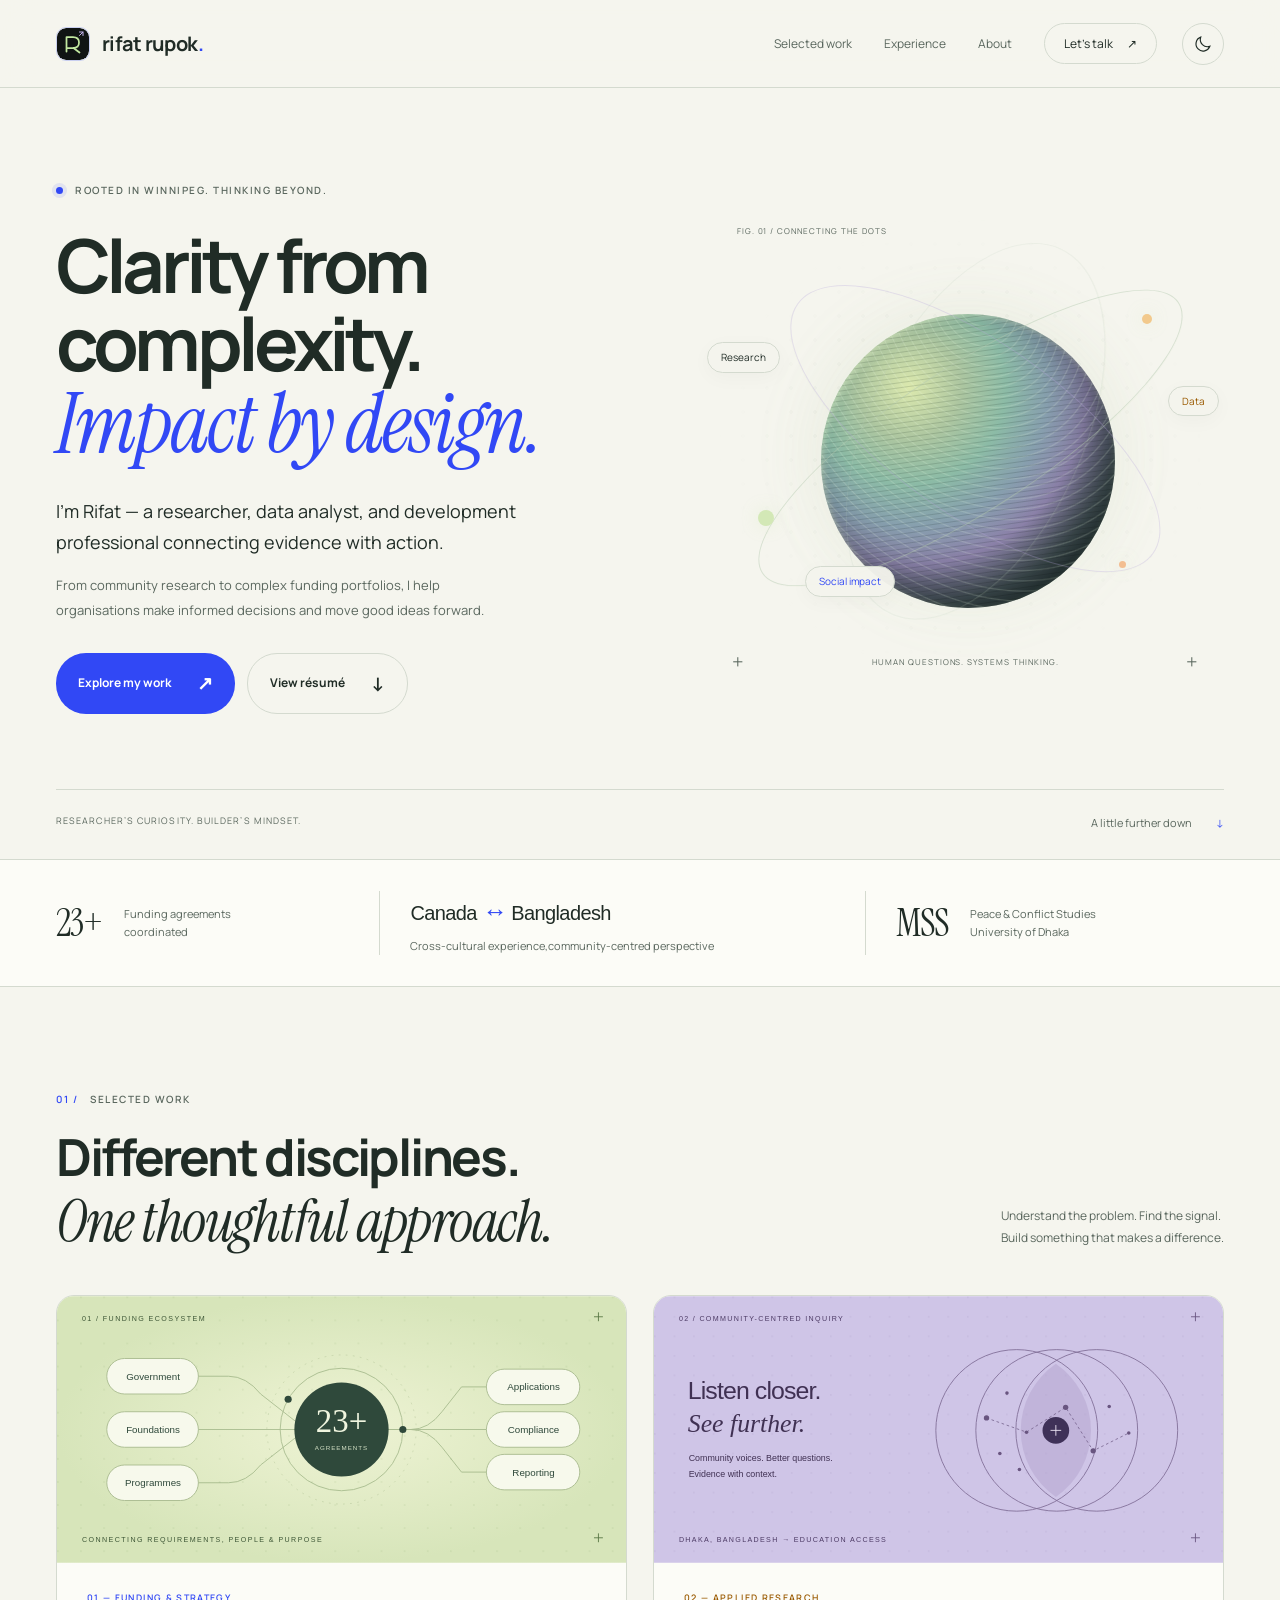
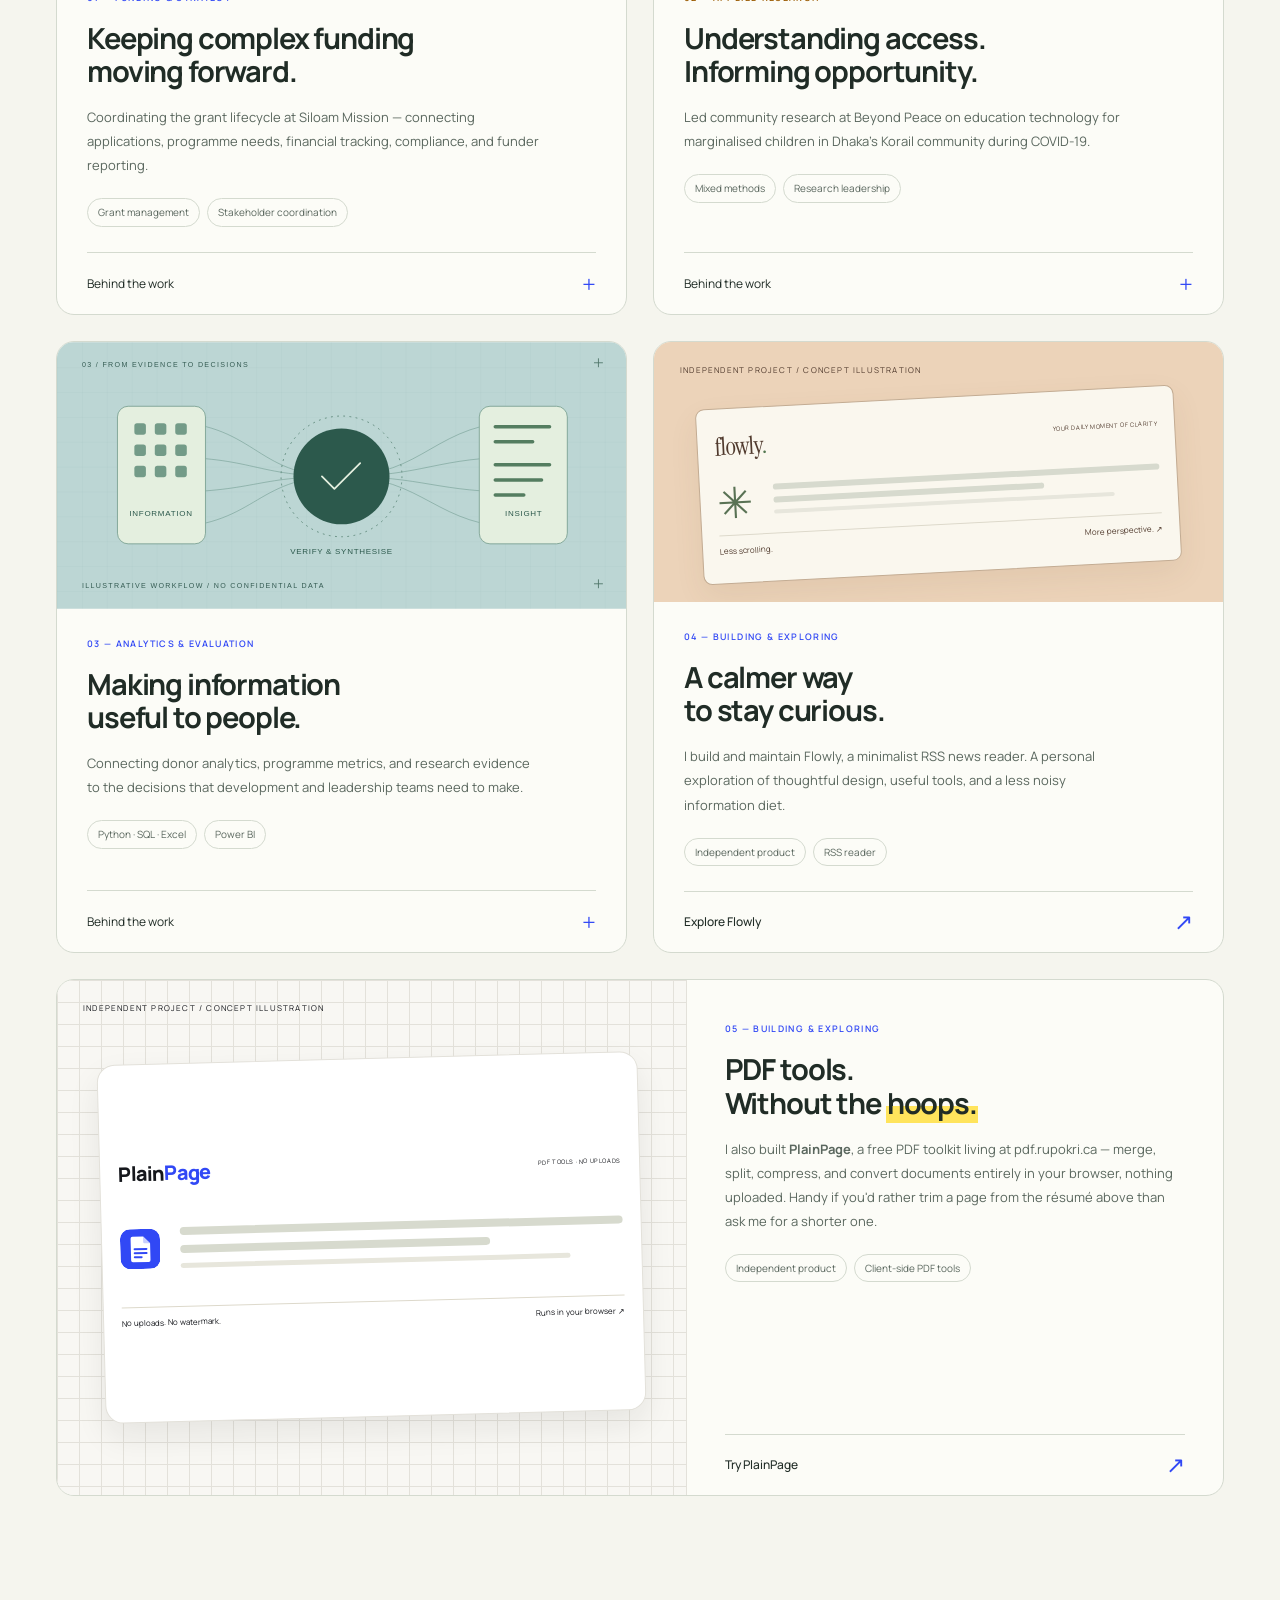
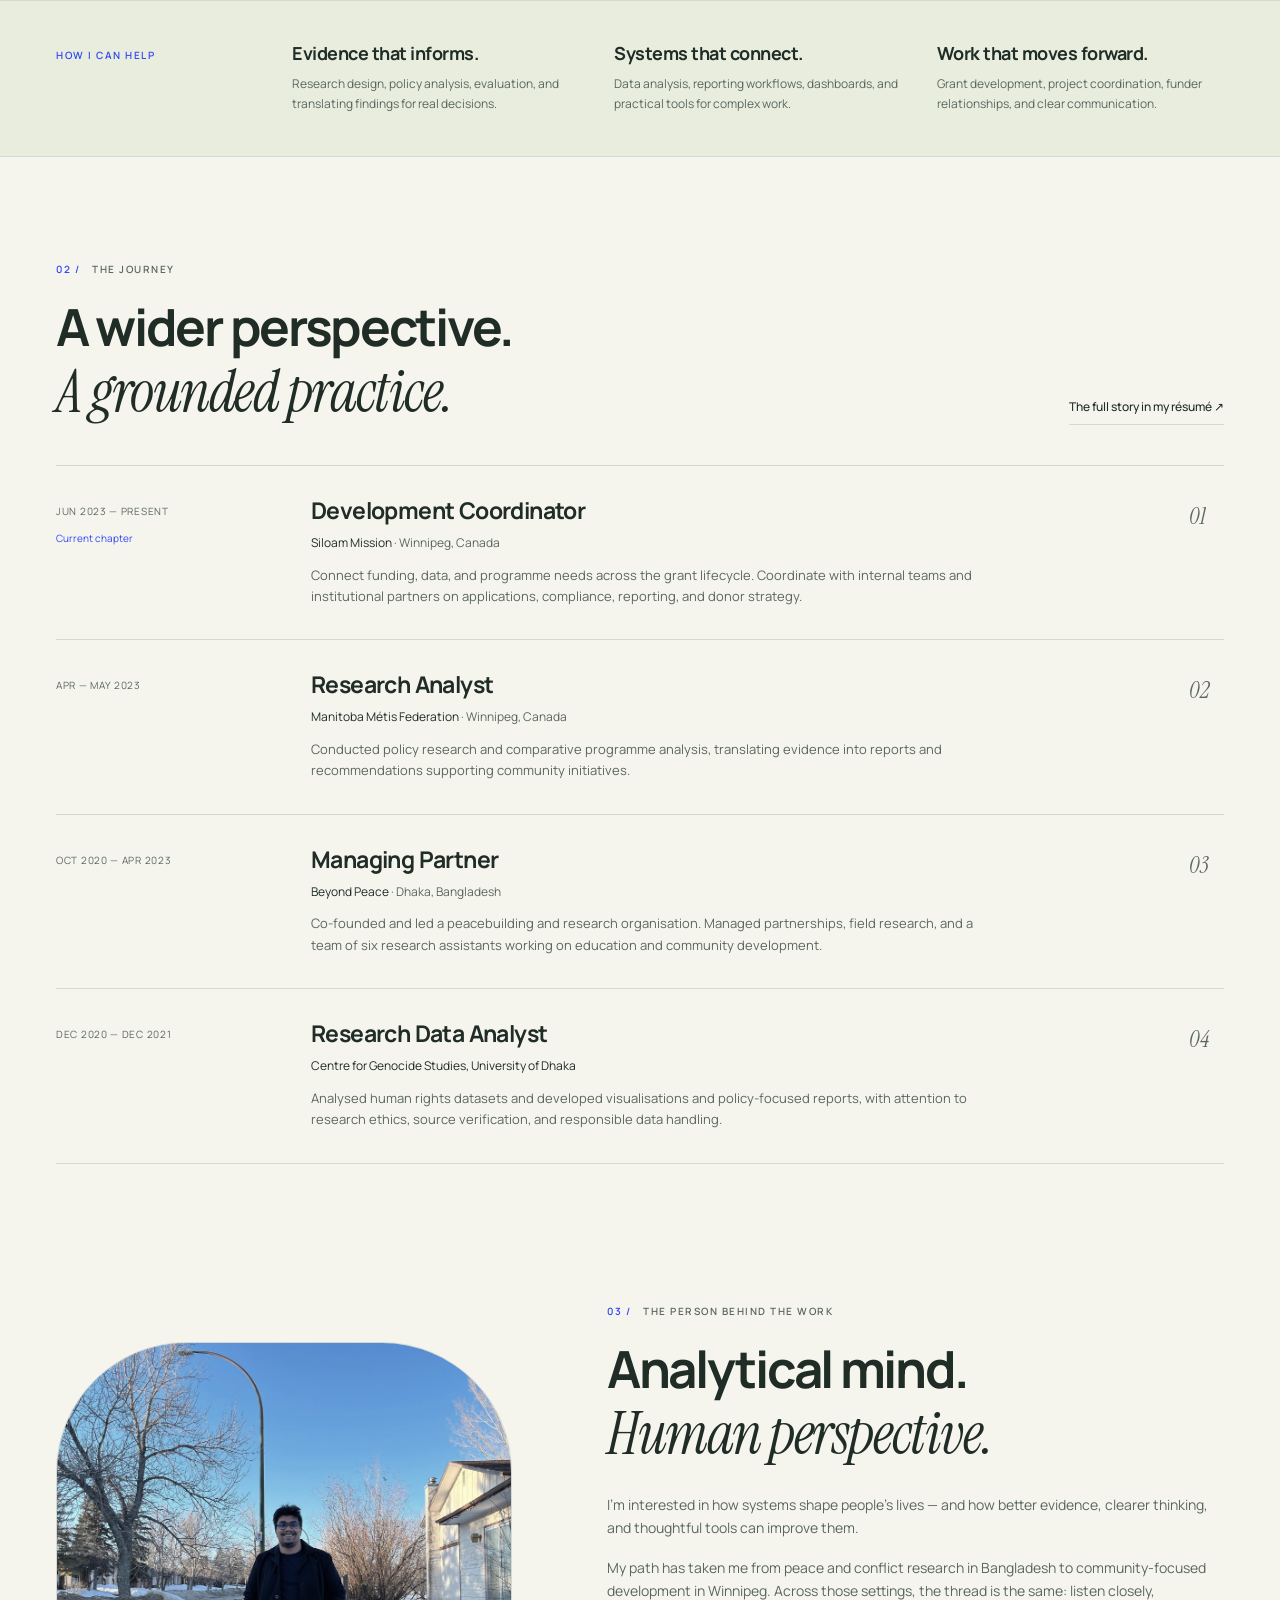
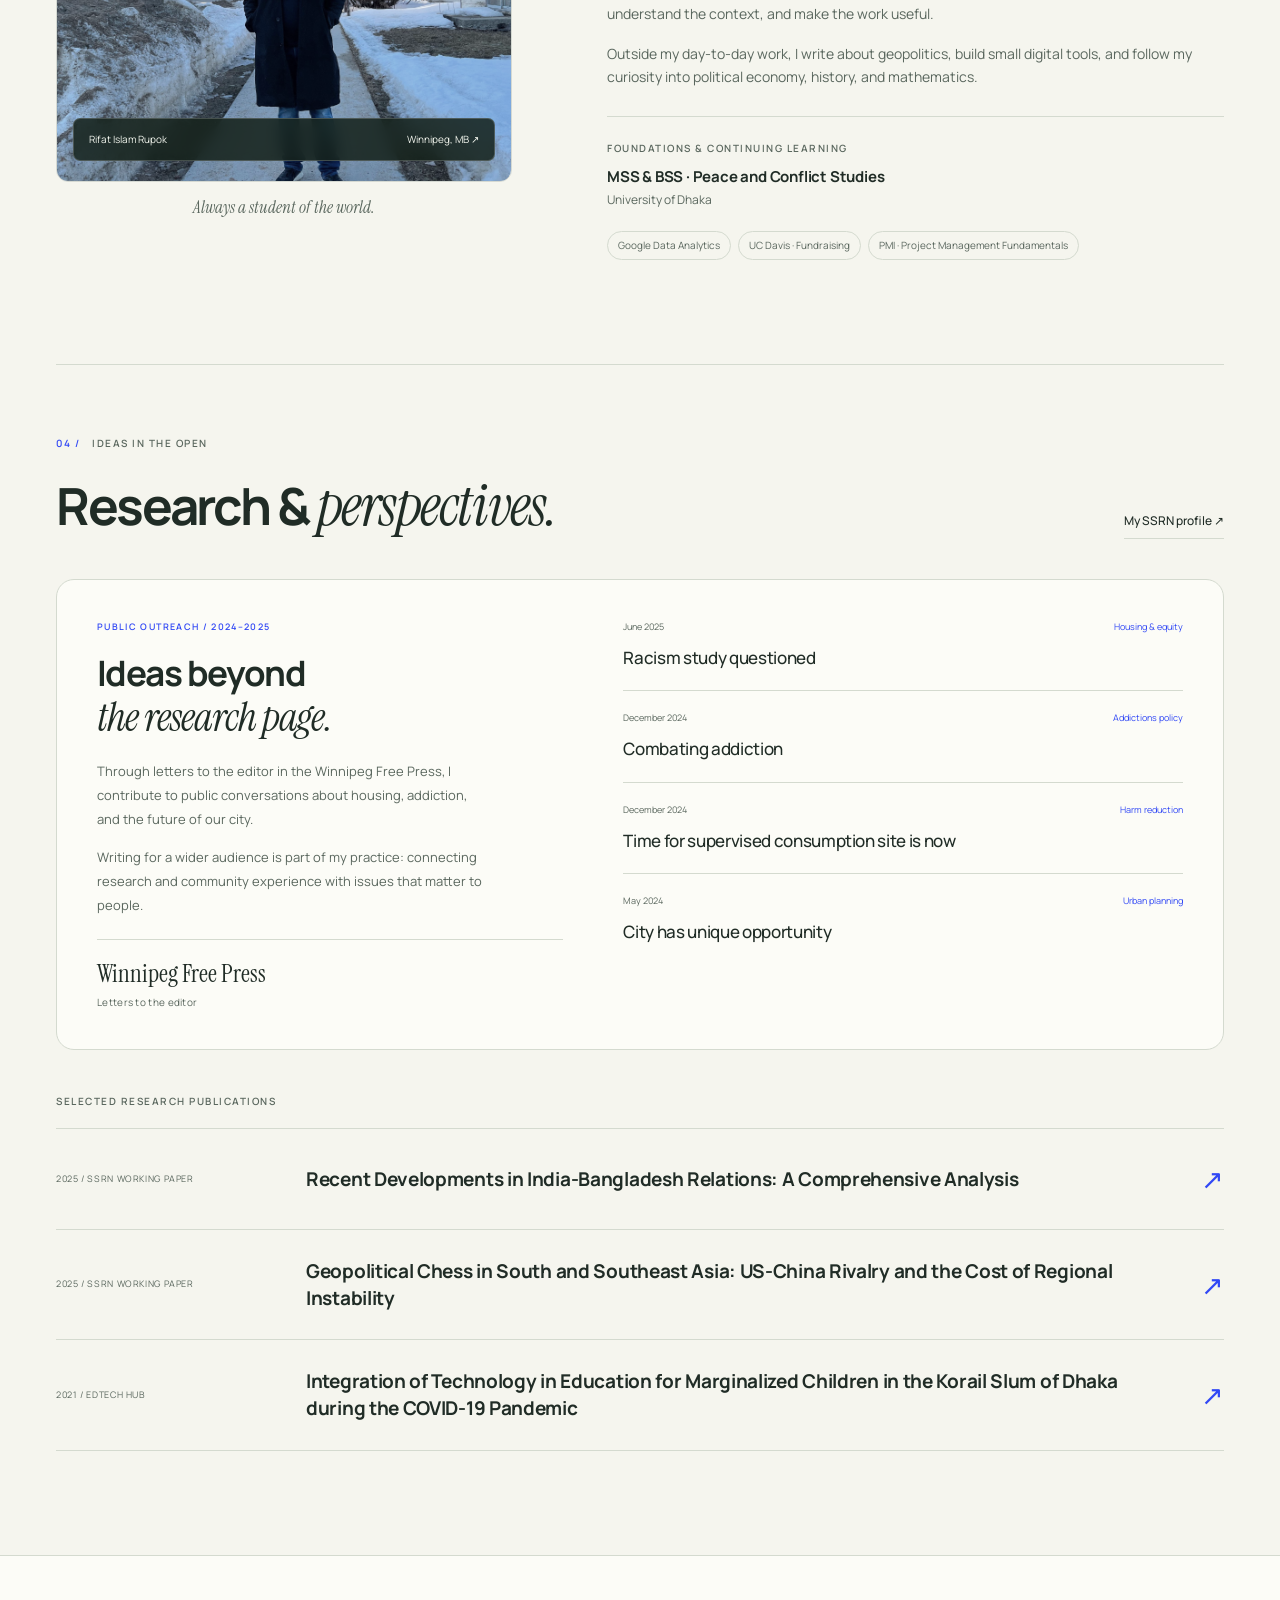
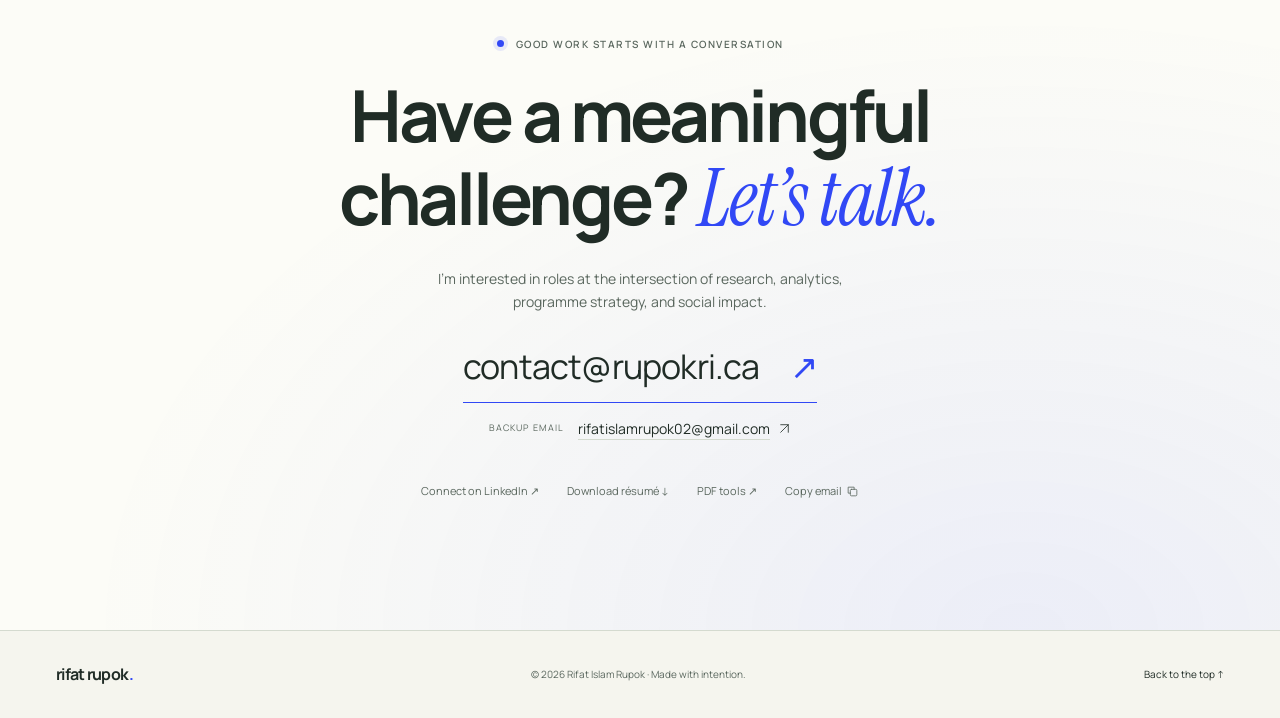
<file: index.html>
<!doctype html>
<html lang="en-CA" data-theme="dark">
<head>
  <meta charset="utf-8">
  <meta name="viewport" content="width=device-width, initial-scale=1">
  <meta name="theme-color" content="#101413">
  <title>Rifat Islam Rupok — Research, Data &amp; Social Impact</title>
  <meta name="description" content="Winnipeg-based research, analytics and development professional. I turn complex information into clear decisions, stronger programmes and meaningful social impact.">
  <link rel="canonical" href="https://rupokri.ca/">
  <link rel="icon" href="favicon.svg" type="image/svg+xml">
  <link rel="apple-touch-icon" href="apple-touch-icon.png">
  <meta property="og:type" content="website">
  <meta property="og:title" content="Rifat Islam Rupok — Clarity from complexity.">
  <meta property="og:description" content="Research. Data. Social impact. Explore the work and experience of Winnipeg-based Rifat Islam Rupok.">
  <meta property="og:url" content="https://rupokri.ca/">
  <meta property="og:image" content="https://rupokri.ca/og-preview.jpg">
  <meta property="og:image:width" content="1200">
  <meta property="og:image:height" content="630">
  <meta property="og:image:alt" content="Rifat Islam Rupok — Research, data, and social impact. Clarity from complexity.">
  <meta name="twitter:card" content="summary_large_image">
  <meta name="twitter:image" content="https://rupokri.ca/og-preview.jpg">
  <script>try{const t=localStorage.getItem('rupok-theme');document.documentElement.dataset.theme=t==='light'||t==='dark'?t:matchMedia('(prefers-color-scheme: light)').matches?'light':'dark'}catch(e){}</script>
  <link rel="preload" href="assets/fonts/manrope.ttf" as="font" type="font/ttf" crossorigin>
  <link rel="preload" href="assets/fonts/instrument-serif-italic.ttf" as="font" type="font/ttf" crossorigin>
  <link rel="stylesheet" href="styles.css">
  <script type="application/ld+json">{"@context":"https://schema.org","@type":"Person","name":"Rifat Islam Rupok","url":"https://rupokri.ca/","image":"https://rupokri.ca/photo.jpg","jobTitle":"Development Coordinator","worksFor":{"@type":"Organization","name":"Siloam Mission"},"alumniOf":{"@type":"CollegeOrUniversity","name":"University of Dhaka"},"address":{"@type":"PostalAddress","addressLocality":"Winnipeg","addressRegion":"MB","addressCountry":"CA"},"email":["contact@rupokri.ca","rifatislamrupok02@gmail.com"],"sameAs":["https://linkedin.com/in/rifat-rupok","https://papers.ssrn.com/sol3/cf_dev/AbsByAuth.cfm?per_id=7163429"]}</script>
  <script src="script.js" defer></script>
</head>
<body>
  <a class="skip-link" href="#main">Skip to content</a>
  <header class="site-header">
    <a class="brand" href="#home" aria-label="Rifat Rupok home"><img class="brand-mark" src="assets/graphics/monogram.svg" width="34" height="34" alt=""> rifat rupok<span class="brand-dot">.</span></a>
    <nav id="navigation" aria-label="Main navigation"><a href="#work">Selected work</a><a href="#experience">Experience</a><a href="#about">About</a><a class="nav-contact" href="#contact">Let’s talk <span aria-hidden="true">↗</span></a></nav>
    <div class="header-controls"><button class="theme-toggle" type="button" aria-label="Switch to light theme" title="Switch colour theme"><svg class="sun" viewBox="0 0 24 24" fill="none" stroke="currentColor" stroke-width="1.5" aria-hidden="true"><circle cx="12" cy="12" r="4"/><path d="M12 2v2m0 16v2M2 12h2m16 0h2M5 5l1.5 1.5m11 11L19 19M5 19l1.5-1.5m11-11L19 5"/></svg><svg class="moon" viewBox="0 0 24 24" fill="none" stroke="currentColor" stroke-width="1.5" aria-hidden="true"><path d="M20 15.5A9 9 0 0 1 8.5 4 9 9 0 1 0 20 15.5Z"/></svg></button><button class="menu-toggle" type="button" aria-expanded="false" aria-controls="navigation">Menu <span aria-hidden="true">+</span></button></div>
  </header>
  <main id="main">
    <section class="hero container" id="home" aria-labelledby="hero-title">
      <div class="hero-copy"><p class="eyebrow"><span class="status-dot"></span> ROOTED IN WINNIPEG. THINKING BEYOND.</p><h1 id="hero-title">Clarity from<br>complexity.<br><span class="serif">Impact by design.</span></h1><p class="hero-description">I’m Rifat — a researcher, data analyst, and development professional connecting evidence with action.</p><p class="hero-subtext">From community research to complex funding portfolios, I help organisations make informed decisions and move good ideas forward.</p><div class="actions"><a class="button primary" href="#work">Explore my work <span aria-hidden="true">↗</span></a><a class="button secondary" href="Rifat_Rupok_CV.pdf" target="_blank" rel="noopener">View résumé <span aria-hidden="true">↓</span></a></div></div>
      <div class="hero-art" aria-hidden="true"><div class="art-grid"></div><span class="art-coordinate">FIG. 01 / CONNECTING THE DOTS</span><div class="orbital-system"><div class="orb-glow"></div><div class="orbit orbit-one"></div><div class="orbit orbit-two"></div><div class="orbit orbit-three"></div><div class="planet"><div class="planet-lines"></div></div><span class="satellite satellite-one"></span><span class="satellite satellite-two"></span><span class="satellite satellite-three"></span></div><span class="orbit-label label-research">Research</span><span class="orbit-label label-data">Data</span><span class="orbit-label label-impact">Social impact</span><div class="art-caption"><span class="tiny-cross">+</span> HUMAN QUESTIONS. SYSTEMS THINKING.<span class="tiny-cross">+</span></div></div>
      <div class="hero-bottom"><span>RESEARCHER’S CURIOSITY. BUILDER’S MINDSET.</span><a href="#work">A little further down <span aria-hidden="true">↓</span></a></div>
    </section>
    <div class="proof-strip"><div class="container proof-grid"><div><span class="proof-value">23+</span><span>Funding agreements<br>coordinated</span></div><div><span class="proof-value">Canada <i>↔</i> Bangladesh</span><span>Cross-cultural experience,<br>community-centred perspective</span></div><div><span class="proof-value">MSS</span><span>Peace &amp; Conflict Studies<br>University of Dhaka</span></div></div></div>
    <section class="section container" id="work" aria-labelledby="work-title"><div class="section-heading"><div><p class="eyebrow"><span class="section-number">01 /</span> SELECTED WORK</p><h2 id="work-title">Different disciplines.<br><span class="serif">One thoughtful approach.</span></h2></div><p>Understand the problem. Find the signal.<br>Build something that makes a difference.</p></div>
      <div class="work-grid">
        <article class="work-card grant-card"><div class="project-art vector-art" aria-hidden="true"><img src="assets/graphics/funding-map.svg" alt="" width="640" height="300" loading="lazy"></div><div class="card-content"><p class="eyebrow">01 — FUNDING &amp; STRATEGY</p><h3>Keeping complex funding<br>moving forward.</h3><p>Coordinating the grant lifecycle at Siloam Mission — connecting applications, programme needs, financial tracking, compliance, and funder reporting.</p><div class="tags"><span>Grant management</span><span>Stakeholder coordination</span></div><details class="case-study"><summary>Behind the work <span aria-hidden="true">+</span></summary><div><h4>The challenge</h4><p>Multiple funding agreements mean different requirements, timelines, and teams that need a shared understanding.</p><h4>My contribution</h4><p>Bring Finance, Programs, and Development together around funding applications, reporting requirements, evidence, and next steps across 23+ agreements.</p><h4>What I bring to your team</h4><p>Clear writing, careful coordination, and the ability to turn complex requirements into practical deliverables.</p></div></details></div></article>
        <article class="work-card research-card"><div class="project-art vector-art" aria-hidden="true"><img src="assets/graphics/research-map.svg" alt="" width="640" height="300" loading="lazy"></div><div class="card-content"><p class="eyebrow">02 — APPLIED RESEARCH</p><h3>Understanding access.<br>Informing opportunity.</h3><p>Led community research at Beyond Peace on education technology for marginalised children in Dhaka’s Korail community during COVID-19.</p><div class="tags"><span>Mixed methods</span><span>Research leadership</span></div><details class="case-study"><summary>Behind the work <span aria-hidden="true">+</span></summary><div><h4>The question</h4><p>How do resource constraints and access to technology shape children’s educational opportunities?</p><h4>My contribution</h4><p>Designed and managed field research, coordinated a team of six research assistants, and brought field findings into a policy-focused report.</p><h4>Published work</h4><p><a href="https://doi.org/10.53832/edtechhub.0063" target="_blank" rel="noopener">Read the EdTech Hub working paper ↗</a></p></div></details></div></article>
        <article class="work-card data-card"><div class="project-art vector-art" aria-hidden="true"><img src="assets/graphics/evidence-map.svg" alt="" width="640" height="300" loading="lazy"></div><div class="card-content"><p class="eyebrow">03 — ANALYTICS &amp; EVALUATION</p><h3>Making information<br>useful to people.</h3><p>Connecting donor analytics, programme metrics, and research evidence to the decisions that development and leadership teams need to make.</p><div class="tags"><span>Python · SQL · Excel</span><span>Power BI</span></div><details class="case-study"><summary>Behind the work <span aria-hidden="true">+</span></summary><div><h4>The approach</h4><p>Start with the decision, check the source data, and choose measures that answer the actual question.</p><h4>My contribution</h4><p>Analyse giving trends, synthesise programme evidence, and translate findings into reporting and planning materials.</p><h4>Methodology &amp; limitations</h4><p>Use source checks and explicit assumptions to keep analysis traceable. The graphic above is illustrative; confidential donor and programme data are not displayed.</p></div></details></div></article>
        <article class="work-card flowly-card"><div class="project-art flowly-art" aria-hidden="true"><span class="visual-label">INDEPENDENT PROJECT / CONCEPT ILLUSTRATION</span><div class="flowly-window"><div class="window-top"><span>flowly<span class="flowly-dot">.</span></span><span>YOUR DAILY MOMENT OF CLARITY</span></div><div class="window-content"><span class="flowly-symbol">✳</span><div><span class="mock-line"></span><span class="mock-line short"></span><span class="mock-line faint"></span></div></div><div class="window-bottom"><span>Less scrolling.</span><span>More perspective. ↗</span></div></div></div><div class="card-content"><p class="eyebrow">04 — BUILDING &amp; EXPLORING</p><h3>A calmer way<br>to stay curious.</h3><p>I build and maintain Flowly, a minimalist RSS news reader. A personal exploration of thoughtful design, useful tools, and a less noisy information diet.</p><div class="tags"><span>Independent product</span><span>RSS reader</span></div><a class="card-link" href="https://flowly.today" target="_blank" rel="noopener">Explore Flowly <span aria-hidden="true">↗</span></a></div></article>
        <article class="work-card plainpage-card"><div class="project-art plainpage-art" aria-hidden="true"><span class="visual-label">INDEPENDENT PROJECT / CONCEPT ILLUSTRATION</span><div class="plainpage-window"><div class="window-top"><span>Plain<span class="plainpage-accent">Page</span></span><span>PDF TOOLS · NO UPLOADS</span></div><div class="window-content"><img class="plainpage-symbol" src="assets/graphics/plainpage-icon.svg" alt="" width="40" height="40"><div><span class="mock-line"></span><span class="mock-line short"></span><span class="mock-line faint"></span></div></div><div class="window-bottom"><span>No uploads. No watermark.</span><span>Runs in your browser ↗</span></div></div></div><div class="card-content"><p class="eyebrow">05 — BUILDING &amp; EXPLORING</p><h3>PDF tools.<br>Without the <mark>hoops.</mark></h3><p>I also built <strong>PlainPage</strong>, a free PDF toolkit living at pdf.rupokri.ca — merge, split, compress, and convert documents entirely in your browser, nothing uploaded. Handy if you'd rather trim a page from the résumé above than ask me for a shorter one.</p><div class="tags"><span>Independent product</span><span>Client-side PDF tools</span></div><a class="card-link" href="https://pdf.rupokri.ca" target="_blank" rel="noopener">Try PlainPage <span aria-hidden="true">↗</span></a></div></article>
      </div>
    </section>
    <section class="capabilities-band"><div class="container capabilities"><p class="eyebrow">HOW I CAN HELP</p><div><h3>Evidence that informs.</h3><p>Research design, policy analysis, evaluation, and translating findings for real decisions.</p></div><div><h3>Systems that connect.</h3><p>Data analysis, reporting workflows, dashboards, and practical tools for complex work.</p></div><div><h3>Work that moves forward.</h3><p>Grant development, project coordination, funder relationships, and clear communication.</p></div></div></section>
    <section class="section container" id="experience" aria-labelledby="experience-title"><div class="section-heading"><div><p class="eyebrow"><span class="section-number">02 /</span> THE JOURNEY</p><h2 id="experience-title">A wider perspective.<br><span class="serif">A grounded practice.</span></h2></div><a class="text-link" href="Rifat_Rupok_CV.pdf" target="_blank" rel="noopener">The full story in my résumé <span aria-hidden="true">↗</span></a></div><div class="experience-list">
      <article class="experience-row"><div class="experience-date">JUN 2023 — PRESENT<span class="current-label">Current chapter</span></div><div><h3>Development Coordinator</h3><p class="organisation">Siloam Mission <span>· Winnipeg, Canada</span></p><p>Connect funding, data, and programme needs across the grant lifecycle. Coordinate with internal teams and institutional partners on applications, compliance, reporting, and donor strategy.</p></div><span class="row-index" aria-hidden="true">01</span></article>
      <article class="experience-row"><div class="experience-date">APR — MAY 2023</div><div><h3>Research Analyst</h3><p class="organisation">Manitoba Métis Federation <span>· Winnipeg, Canada</span></p><p>Conducted policy research and comparative programme analysis, translating evidence into reports and recommendations supporting community initiatives.</p></div><span class="row-index" aria-hidden="true">02</span></article>
      <article class="experience-row"><div class="experience-date">OCT 2020 — APR 2023</div><div><h3>Managing Partner</h3><p class="organisation">Beyond Peace <span>· Dhaka, Bangladesh</span></p><p>Co-founded and led a peacebuilding and research organisation. Managed partnerships, field research, and a team of six research assistants working on education and community development.</p></div><span class="row-index" aria-hidden="true">03</span></article>
      <article class="experience-row"><div class="experience-date">DEC 2020 — DEC 2021</div><div><h3>Research Data Analyst</h3><p class="organisation">Centre for Genocide Studies, University of Dhaka</p><p>Analysed human rights datasets and developed visualisations and policy-focused reports, with attention to research ethics, source verification, and responsible data handling.</p></div><span class="row-index" aria-hidden="true">04</span></article>
    </div></section>
    <section class="section container about-section" id="about" aria-labelledby="about-title"><div class="portrait-wrap"><img src="photo.jpg" alt="Rifat Islam Rupok" width="800" height="1000" loading="lazy"><div class="portrait-caption"><span>Rifat Islam Rupok</span><span>Winnipeg, MB ↗</span></div><span class="portrait-note">Always a student of the world.</span></div><div class="about-copy"><p class="eyebrow"><span class="section-number">03 /</span> THE PERSON BEHIND THE WORK</p><h2 id="about-title">Analytical mind.<br><span class="serif">Human perspective.</span></h2><p>I’m interested in how systems shape people’s lives — and how better evidence, clearer thinking, and thoughtful tools can improve them.</p><p>My path has taken me from peace and conflict research in Bangladesh to community-focused development in Winnipeg. Across those settings, the thread is the same: listen closely, understand the context, and make the work useful.</p><p>Outside my day-to-day work, I write about geopolitics, build small digital tools, and follow my curiosity into political economy, history, and mathematics.</p><div class="education"><p class="eyebrow">FOUNDATIONS &amp; CONTINUING LEARNING</p><h3>MSS &amp; BSS · Peace and Conflict Studies</h3><p>University of Dhaka</p><div class="tags"><span>Google Data Analytics</span><span>UC Davis · Fundraising</span><span>PMI · Project Management Fundamentals</span></div></div></div></section>
    <section class="section container writing-section" aria-labelledby="writing-title"><div class="section-heading"><div><p class="eyebrow"><span class="section-number">04 /</span> IDEAS IN THE OPEN</p><h2 id="writing-title">Research &amp; <span class="serif">perspectives.</span></h2></div><a class="text-link" href="https://papers.ssrn.com/sol3/cf_dev/AbsByAuth.cfm?per_id=7163429" target="_blank" rel="noopener">My SSRN profile ↗</a></div><section class="public-outreach" id="public-outreach" aria-labelledby="outreach-title">
        <div class="outreach-intro"><p class="eyebrow">PUBLIC OUTREACH / 2024–2025</p><h3 id="outreach-title">Ideas beyond<br><span class="serif">the research page.</span></h3><p>Through letters to the editor in the Winnipeg Free Press, I contribute to public conversations about housing, addiction, and the future of our city.</p><p>Writing for a wider audience is part of my practice: connecting research and community experience with issues that matter to people.</p><span class="outreach-publication">Winnipeg Free Press <span>Letters to the editor</span></span></div>
        <ol class="outreach-letters">
          <li><div class="letter-meta"><time datetime="2025-06">June 2025</time><span>Housing &amp; equity</span></div><h4>Racism study questioned</h4></li>
          <li><div class="letter-meta"><time datetime="2024-12">December 2024</time><span>Addictions policy</span></div><h4>Combating addiction</h4></li>
          <li><div class="letter-meta"><time datetime="2024-12">December 2024</time><span>Harm reduction</span></div><h4>Time for supervised consumption site is now</h4></li>
          <li><div class="letter-meta"><time datetime="2024-05">May 2024</time><span>Urban planning</span></div><h4>City has unique opportunity</h4></li>
        </ol>
      </section><p class="eyebrow research-list-label">SELECTED RESEARCH PUBLICATIONS</p><div class="publication-list"><a href="https://doi.org/10.2139/ssrn.5230684" target="_blank" rel="noopener"><span class="publication-meta">2025 / SSRN WORKING PAPER</span><h3>Recent Developments in India-Bangladesh Relations: A Comprehensive Analysis</h3><span class="publication-arrow" aria-hidden="true">↗</span></a><a href="https://doi.org/10.2139/ssrn.5557040" target="_blank" rel="noopener"><span class="publication-meta">2025 / SSRN WORKING PAPER</span><h3>Geopolitical Chess in South and Southeast Asia: US-China Rivalry and the Cost of Regional Instability</h3><span class="publication-arrow" aria-hidden="true">↗</span></a><a href="https://doi.org/10.53832/edtechhub.0063" target="_blank" rel="noopener"><span class="publication-meta">2021 / EDTECH HUB</span><h3>Integration of Technology in Education for Marginalized Children in the Korail Slum of Dhaka during the COVID-19 Pandemic</h3><span class="publication-arrow" aria-hidden="true">↗</span></a></div></section>
    <section class="contact-section" id="contact" aria-labelledby="contact-title"><div class="container contact-inner"><p class="eyebrow"><span class="status-dot"></span> GOOD WORK STARTS WITH A CONVERSATION</p><h2 id="contact-title">Have a meaningful<br>challenge? <span class="serif">Let’s talk.</span></h2><p>I’m interested in roles at the intersection of research, analytics,<br class="desktop-break"> programme strategy, and social impact.</p><a class="contact-email" href="mailto:contact@rupokri.ca">contact@rupokri.ca <span aria-hidden="true">↗</span></a><p class="backup-email"><span>Backup email</span><a href="mailto:rifatislamrupok02@gmail.com">rifatislamrupok02@gmail.com <svg viewBox="0 0 24 24" aria-hidden="true"><path d="M5 19 19 5M5 5h14v14"/></svg></a></p><div class="contact-links"><a href="https://linkedin.com/in/rifat-rupok" target="_blank" rel="noopener">Connect on LinkedIn ↗</a><a href="Rifat_Rupok_CV.pdf" download>Download résumé ↓</a><a href="https://pdf.rupokri.ca" target="_blank" rel="noopener">PDF tools ↗</a><button id="copy-email" type="button">Copy email <svg class="inline-icon" viewBox="0 0 24 24" aria-hidden="true"><rect x="8" y="8" width="12" height="12" rx="2"/><path d="M15 8V4H4v11h4"/></svg></button></div><p id="copy-status" role="status" class="copy-status"></p></div></section>
  </main>
  <footer class="container"><a class="brand" href="#home">rifat rupok<span class="brand-dot">.</span></a><p>© <span id="year">2026</span> Rifat Islam Rupok · Made with intention.</p><a href="#home">Back to the top ↑</a></footer>
</body>
</html>
</file>
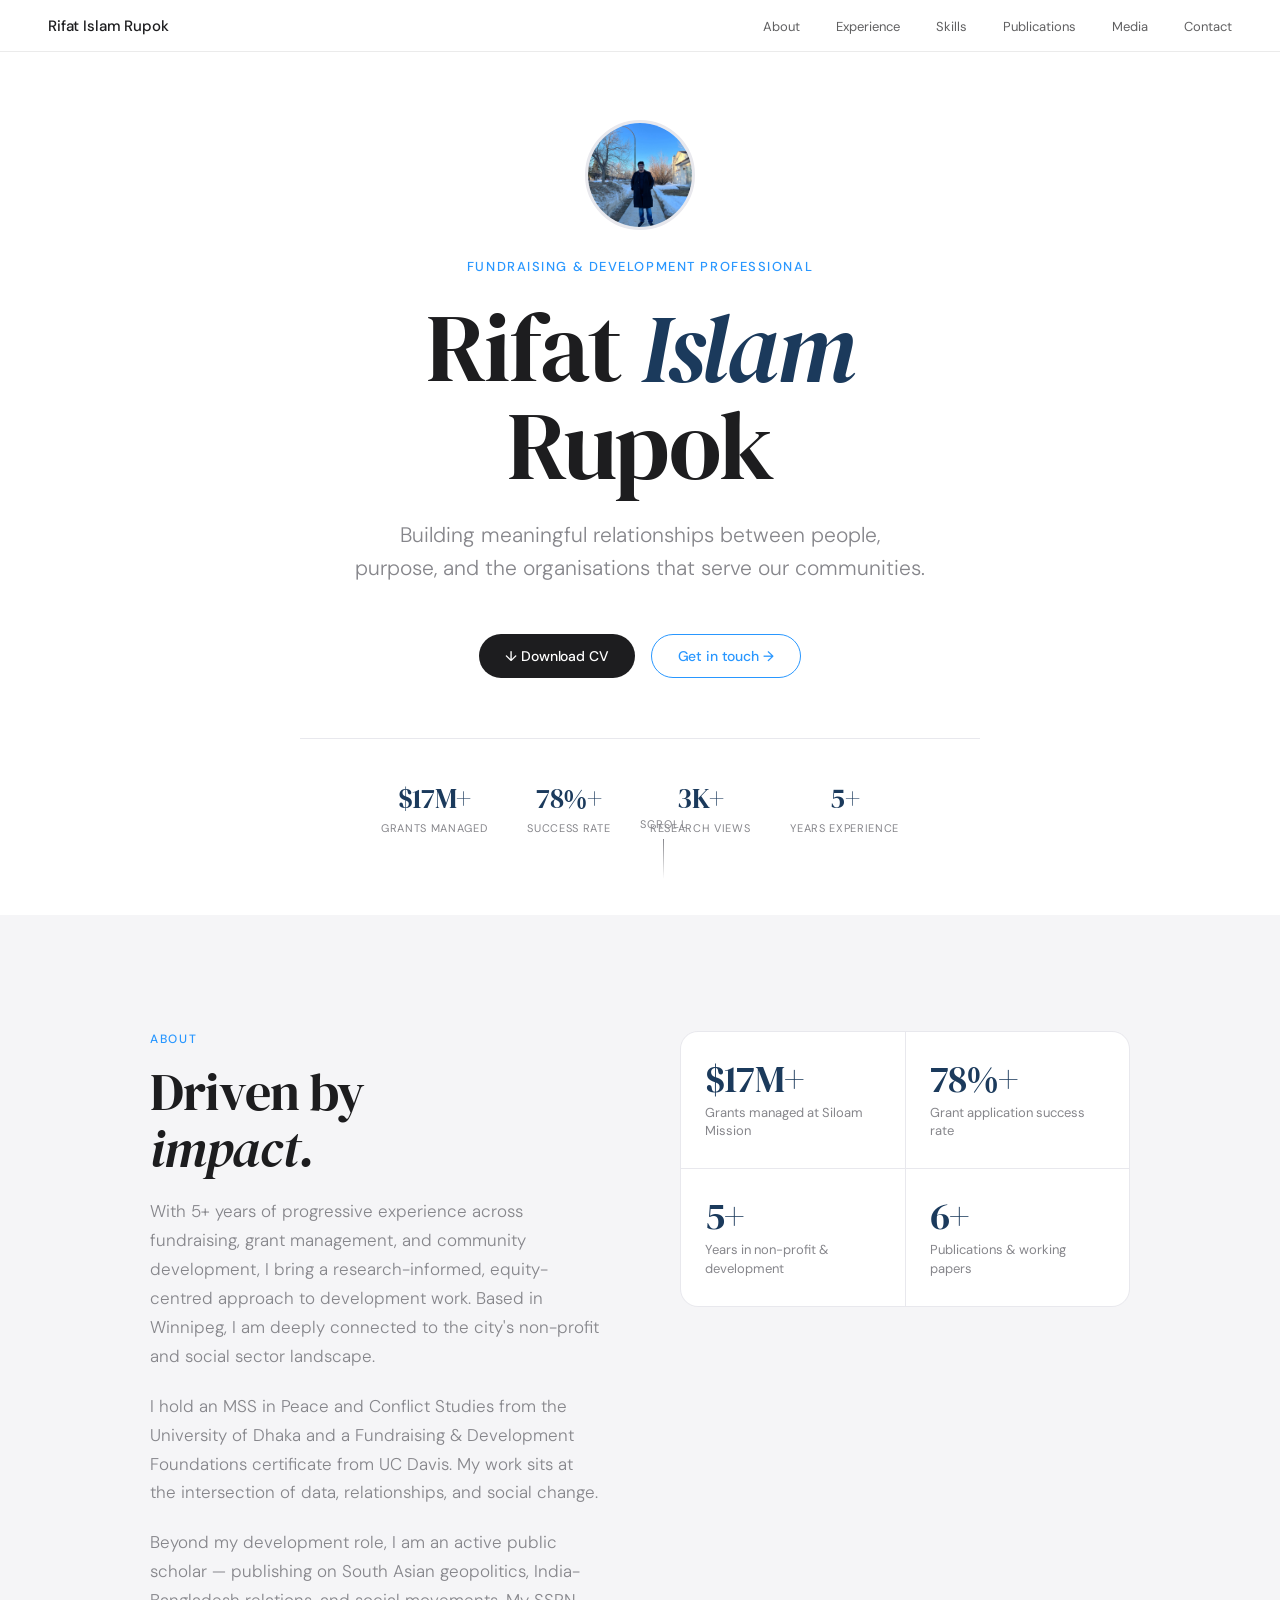
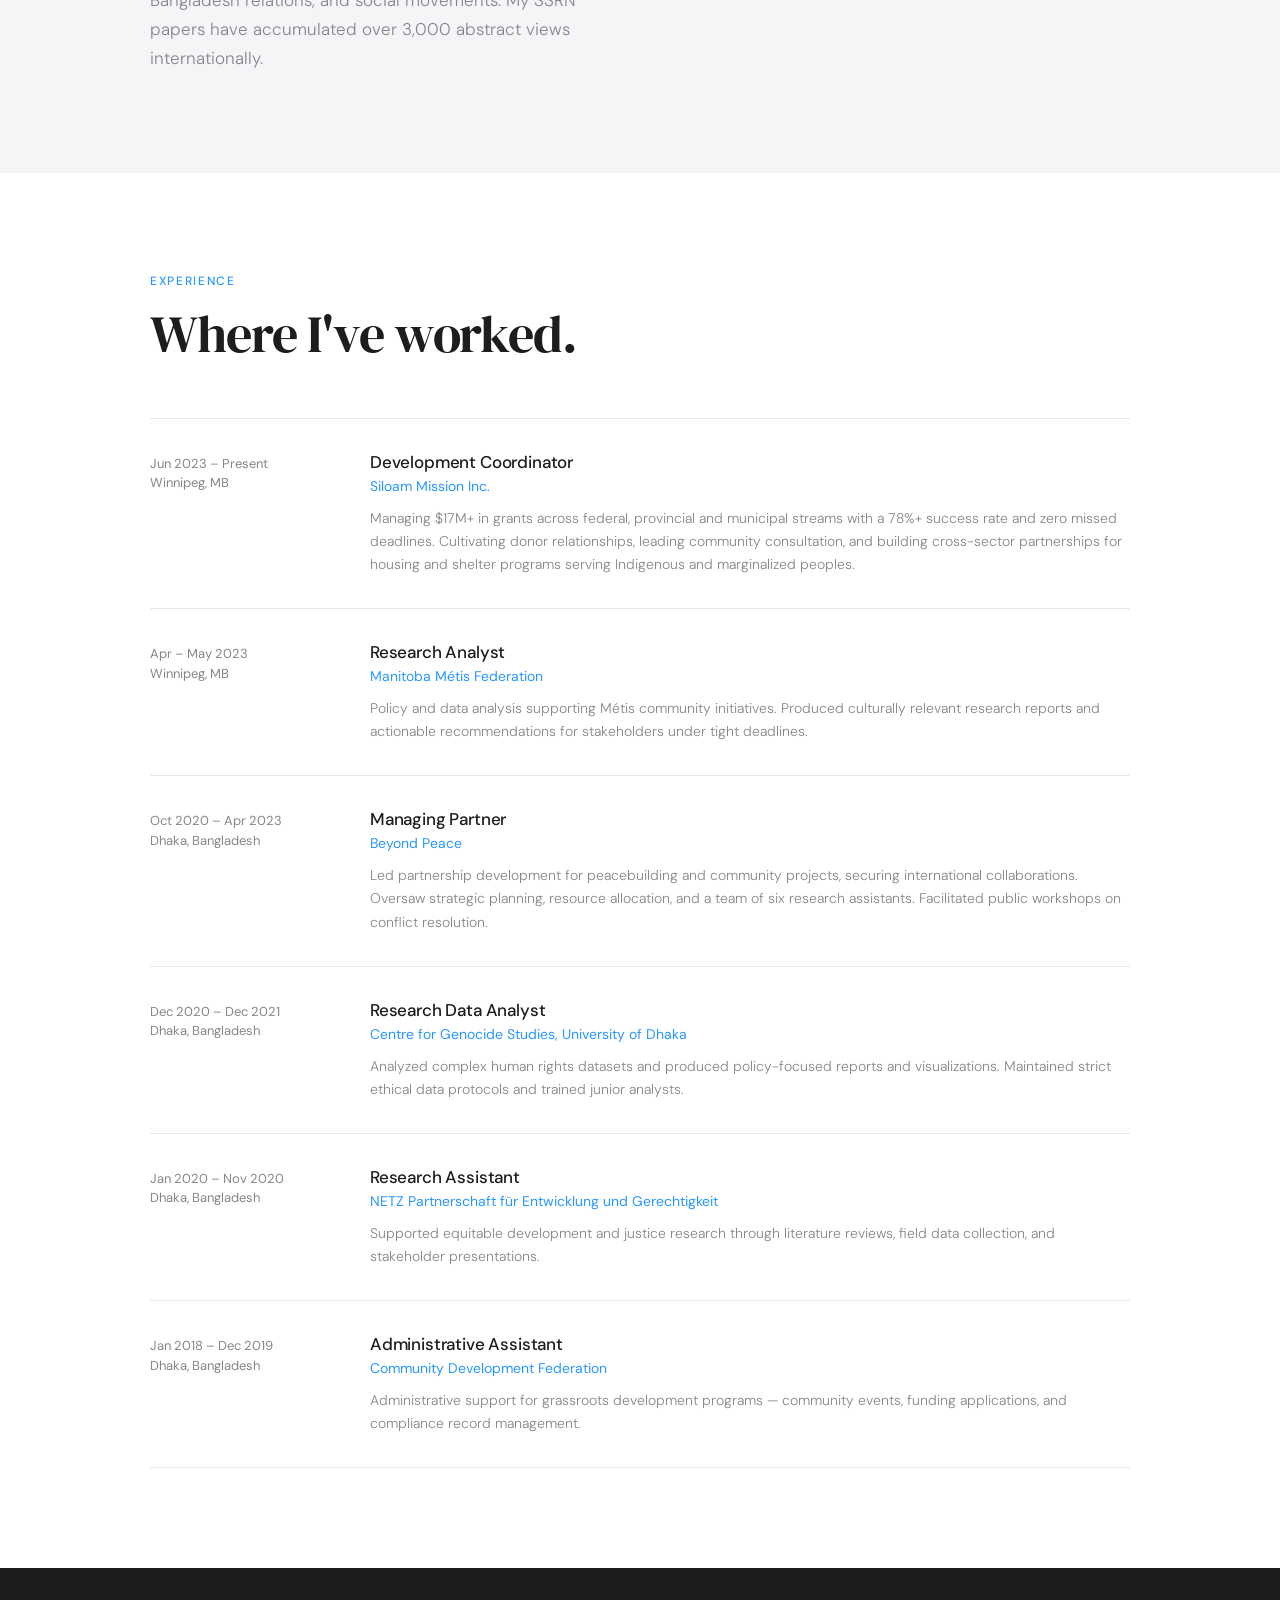
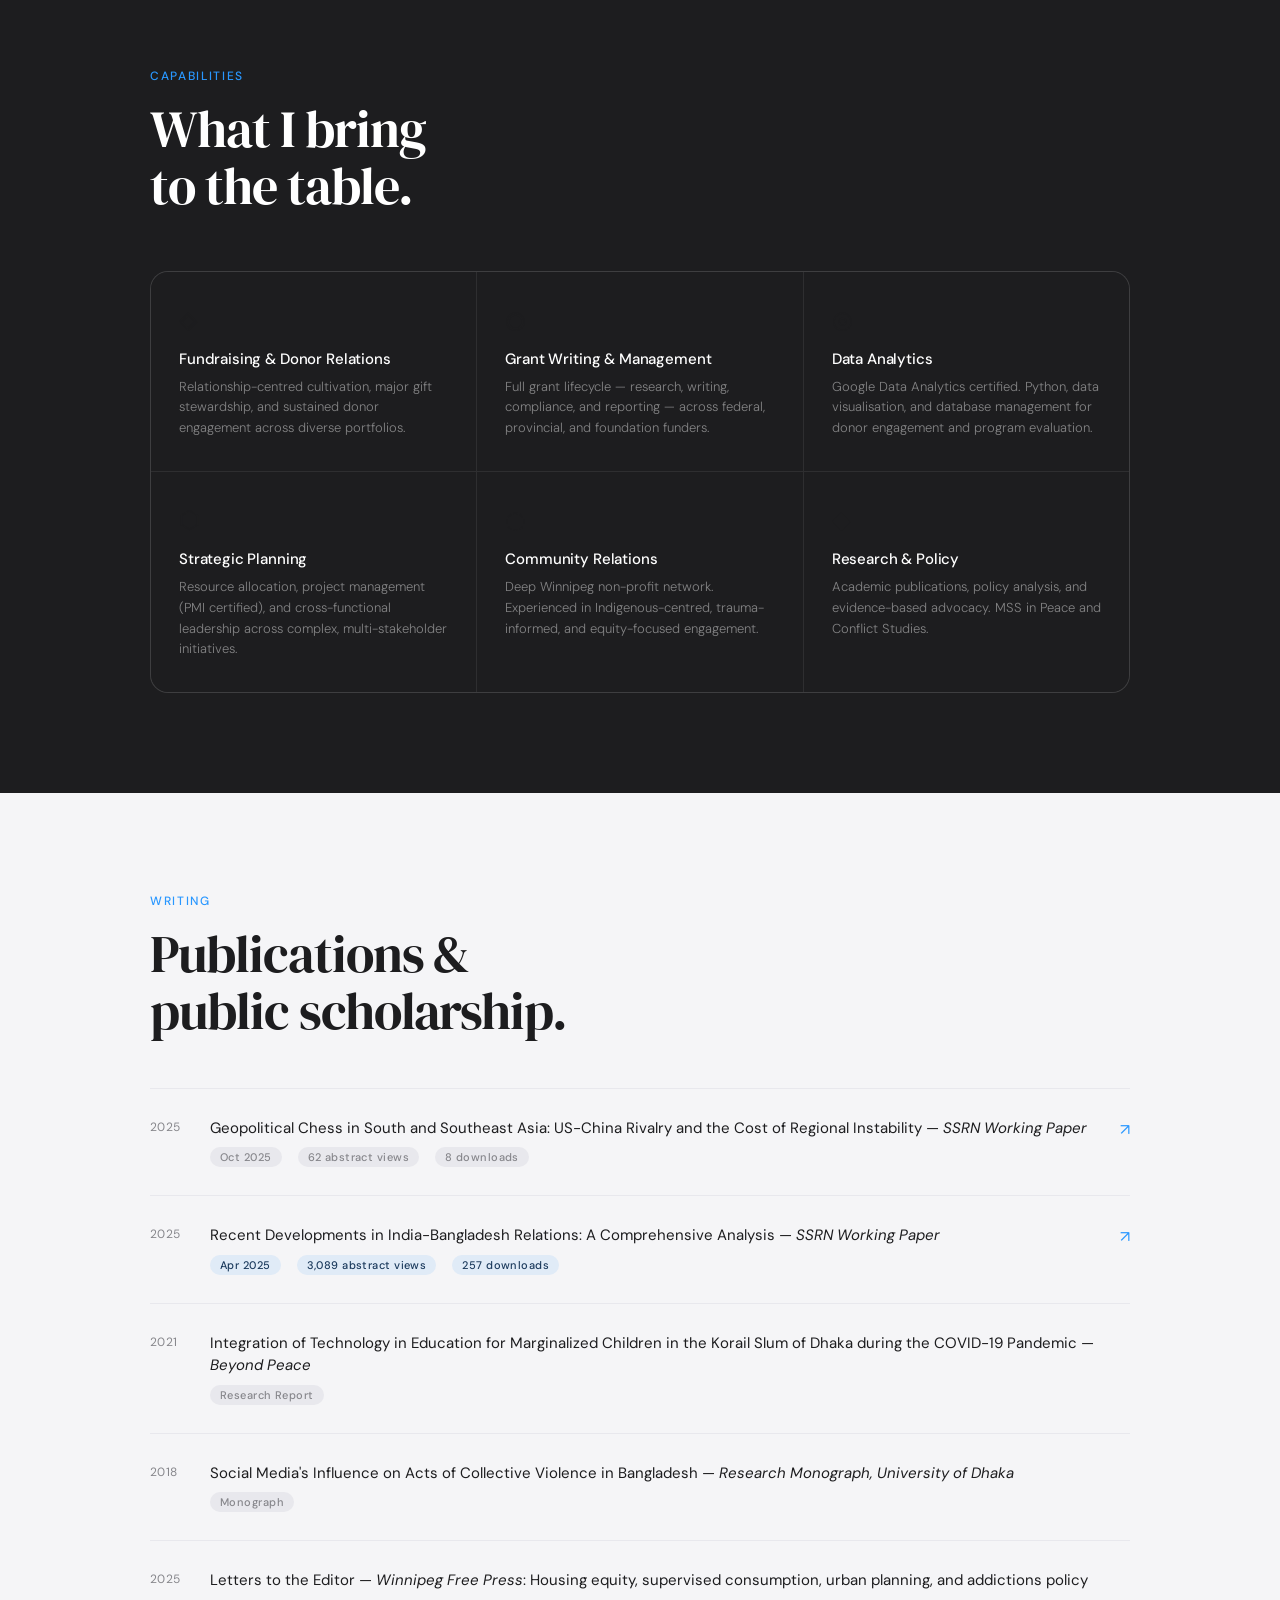
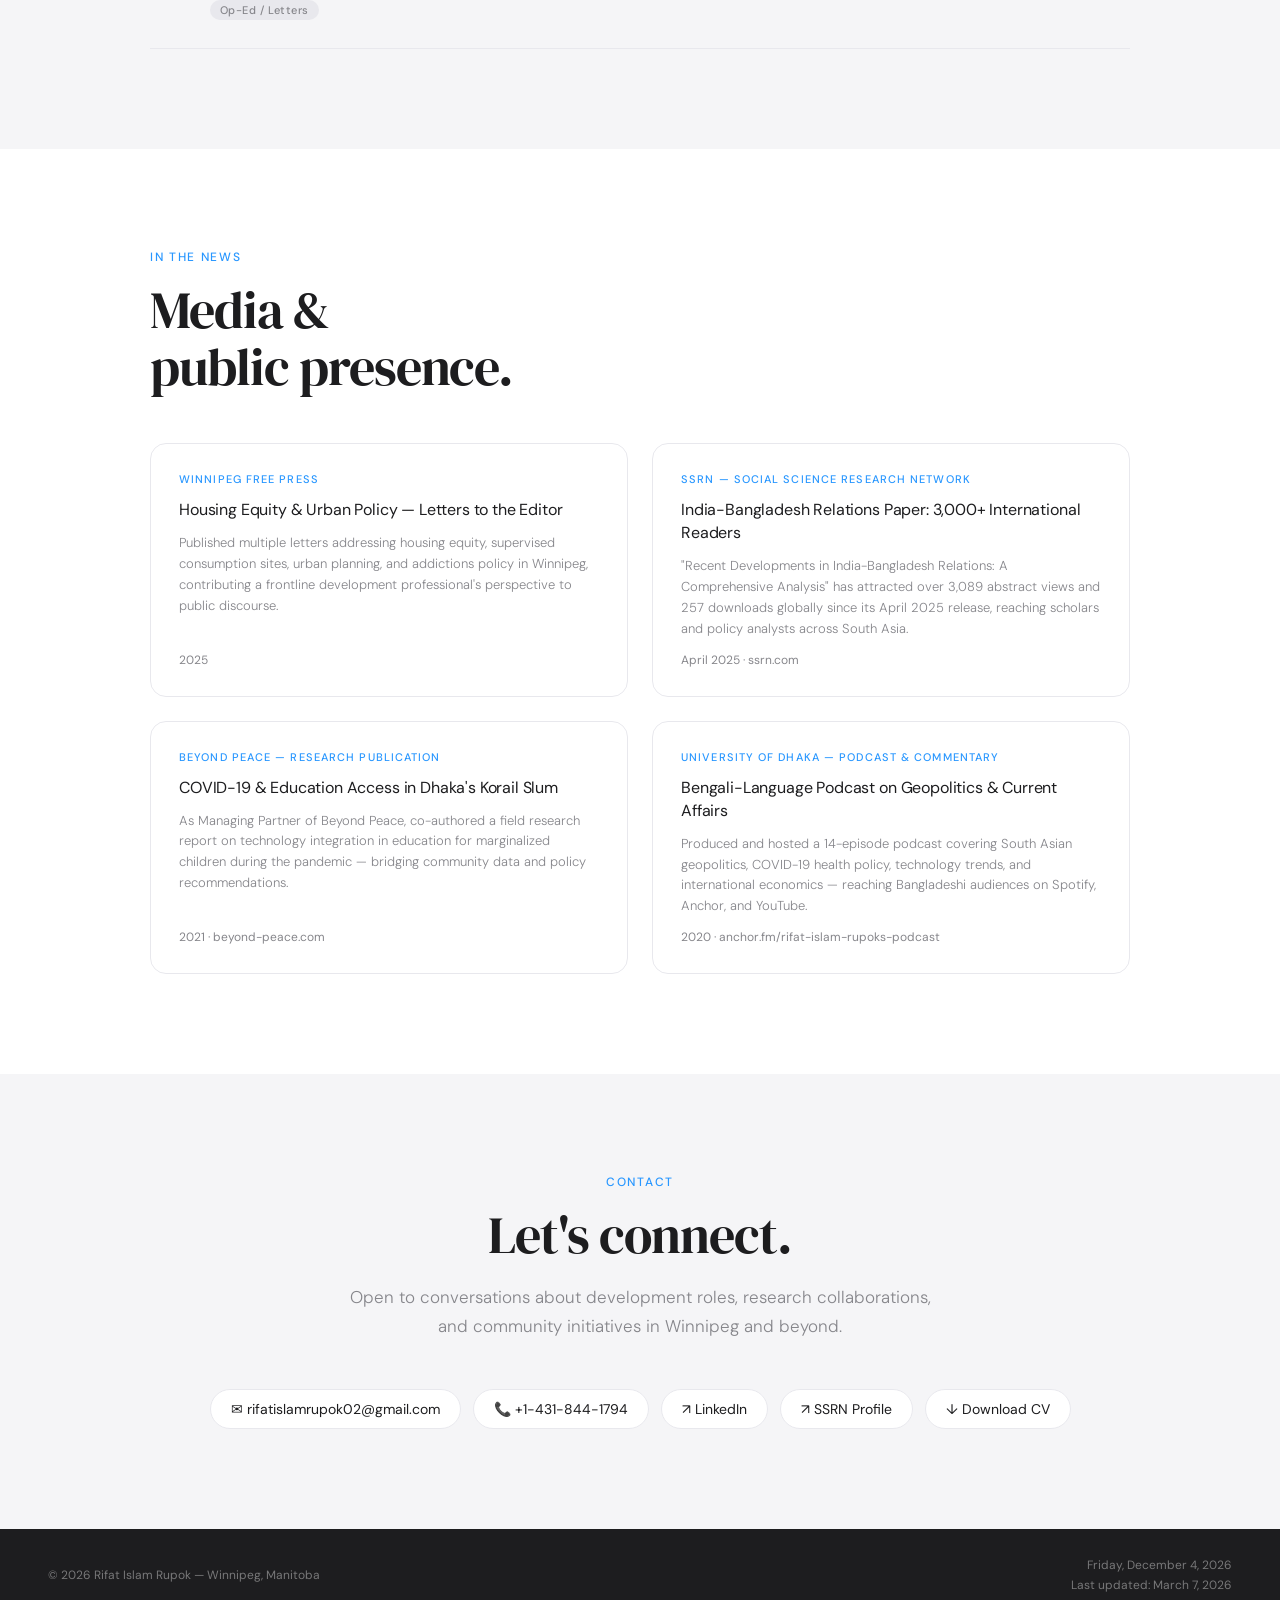
<file: index_1.html>
<!DOCTYPE html>
<html lang="en">
<head>
  <meta charset="UTF-8" />
  <meta name="viewport" content="width=device-width, initial-scale=1.0" />
  <title>Rifat Islam Rupok — Fundraising & Development Professional</title>
  <link rel="preconnect" href="https://fonts.googleapis.com">
  <link href="https://fonts.googleapis.com/css2?family=DM+Sans:ital,opsz,wght@0,9..40,300;0,9..40,400;0,9..40,500;1,9..40,300&family=DM+Serif+Display:ital@0;1&display=swap" rel="stylesheet">
  <style>
    *, *::before, *::after { box-sizing: border-box; margin: 0; padding: 0; }

    :root {
      --white:   #ffffff;
      --off:     #f5f5f7;
      --smoke:   #e8e8ed;
      --mid:     #86868b;
      --dark:    #1d1d1f;
      --navy:    #1B3A5C;
      --accent:  #2997ff;
      --serif:   'DM Serif Display', Georgia, serif;
      --sans:    'DM Sans', -apple-system, sans-serif;
    }

    html { scroll-behavior: smooth; }

    body {
      font-family: var(--sans);
      background: var(--white);
      color: var(--dark);
      -webkit-font-smoothing: antialiased;
      overflow-x: hidden;
    }

    /* ── NAV ─────────────────────────────────────────────────────────── */
    nav {
      position: fixed; top: 0; left: 0; right: 0; z-index: 100;
      display: flex; align-items: center; justify-content: space-between;
      padding: 0 48px;
      height: 52px;
      background: rgba(255,255,255,0.82);
      backdrop-filter: saturate(180%) blur(20px);
      -webkit-backdrop-filter: saturate(180%) blur(20px);
      border-bottom: 1px solid rgba(0,0,0,0.08);
    }

    .nav-name {
      font-family: var(--sans);
      font-weight: 500;
      font-size: 15px;
      color: var(--dark);
      letter-spacing: -0.01em;
      text-decoration: none;
      flex-shrink: 0;
    }

    .nav-links {
      display: flex; gap: 36px; list-style: none;
    }

    .nav-links a {
      font-size: 13px;
      font-weight: 400;
      color: var(--dark);
      text-decoration: none;
      opacity: 0.7;
      transition: opacity 0.2s;
    }

    .nav-links a:hover,
    .nav-links a.active { opacity: 1; }

    /* Hamburger */
    .nav-hamburger {
      display: none;
      flex-direction: column;
      gap: 5px;
      cursor: pointer;
      padding: 4px;
      background: none;
      border: none;
    }

    .nav-hamburger span {
      display: block;
      width: 22px;
      height: 1.5px;
      background: var(--dark);
      transition: all 0.3s ease;
      transform-origin: center;
    }

    .nav-hamburger.open span:nth-child(1) { transform: translateY(6.5px) rotate(45deg); }
    .nav-hamburger.open span:nth-child(2) { opacity: 0; }
    .nav-hamburger.open span:nth-child(3) { transform: translateY(-6.5px) rotate(-45deg); }

    .mobile-menu {
      display: none;
      position: fixed; top: 52px; left: 0; right: 0;
      background: rgba(255,255,255,0.96);
      backdrop-filter: blur(20px);
      border-bottom: 1px solid var(--smoke);
      padding: 20px 24px;
      z-index: 99;
      flex-direction: column;
      gap: 0;
    }

    .mobile-menu.open { display: flex; }

    .mobile-menu a {
      font-size: 16px;
      font-weight: 400;
      color: var(--dark);
      text-decoration: none;
      padding: 14px 0;
      border-bottom: 1px solid var(--smoke);
      opacity: 0.8;
    }

    .mobile-menu a:last-child { border-bottom: none; }
    .mobile-menu a:hover { opacity: 1; }

    /* ── HERO ─────────────────────────────────────────────────────────── */
    #hero {
      min-height: 100vh;
      display: flex; flex-direction: column;
      align-items: center; justify-content: center;
      text-align: center;
      padding: 120px 24px 80px;
      position: relative;
      background: var(--white);
    }

    .hero-photo-wrap {
      width: 110px; height: 110px;
      border-radius: 50%;
      overflow: hidden;
      border: 3px solid var(--smoke);
      margin-bottom: 28px;
      opacity: 0;
      transform: translateY(16px) scale(0.95);
      animation: fadeUp 0.8s ease forwards 0s;
      flex-shrink: 0;
    }

    .hero-photo-wrap img {
      width: 100%;
      height: 100%;
      object-fit: cover;
      object-position: center top;
    }

    .hero-eyebrow {
      font-size: 13px;
      font-weight: 500;
      letter-spacing: 0.12em;
      text-transform: uppercase;
      color: var(--accent);
      margin-bottom: 24px;
      opacity: 0;
      transform: translateY(16px);
      animation: fadeUp 0.8s ease forwards 0.15s;
    }

    .hero-name {
      font-family: var(--serif);
      font-size: clamp(52px, 8vw, 96px);
      font-weight: 400;
      line-height: 1.02;
      letter-spacing: -0.02em;
      color: var(--dark);
      margin-bottom: 24px;
      opacity: 0;
      transform: translateY(16px);
      animation: fadeUp 0.9s ease forwards 0.25s;
    }

    .hero-name em {
      font-style: italic;
      color: var(--navy);
    }

    .hero-tagline {
      font-size: clamp(16px, 2.5vw, 21px);
      font-weight: 300;
      color: var(--mid);
      line-height: 1.6;
      max-width: 580px;
      margin: 0 auto 48px;
      opacity: 0;
      transform: translateY(16px);
      animation: fadeUp 1s ease forwards 0.4s;
    }

    .hero-cta {
      display: flex; gap: 16px; justify-content: center; flex-wrap: wrap;
      opacity: 0;
      transform: translateY(16px);
      animation: fadeUp 1s ease forwards 0.55s;
    }

    .btn-primary {
      display: inline-flex; align-items: center; gap: 8px;
      background: var(--dark);
      color: var(--white);
      text-decoration: none;
      font-size: 14px;
      font-weight: 500;
      padding: 12px 26px;
      border-radius: 980px;
      transition: background 0.2s, transform 0.15s;
      letter-spacing: -0.01em;
    }

    .btn-primary:hover { background: #333; transform: scale(1.02); }

    .btn-ghost {
      display: inline-flex; align-items: center; gap: 8px;
      background: transparent;
      color: var(--accent);
      text-decoration: none;
      font-size: 14px;
      font-weight: 500;
      padding: 12px 26px;
      border-radius: 980px;
      border: 1.5px solid var(--accent);
      transition: background 0.2s, transform 0.15s;
      letter-spacing: -0.01em;
    }

    .btn-ghost:hover { background: rgba(41,151,255,0.06); transform: scale(1.02); }

    .hero-stats-bar {
      display: flex; gap: 40px; justify-content: center; flex-wrap: wrap;
      margin-top: 60px;
      padding-top: 40px;
      border-top: 1px solid var(--smoke);
      width: 100%;
      max-width: 680px;
      opacity: 0;
      animation: fadeUp 1s ease forwards 0.7s;
    }

    .hero-stat {
      display: flex; flex-direction: column; align-items: center; gap: 4px;
    }

    .hero-stat-num {
      font-family: var(--serif);
      font-size: 28px;
      color: var(--navy);
      letter-spacing: -0.02em;
    }

    .hero-stat-label {
      font-size: 11px;
      font-weight: 400;
      color: var(--mid);
      letter-spacing: 0.06em;
      text-transform: uppercase;
      text-align: center;
    }

    .hero-scroll {
      position: absolute; bottom: 36px; left: 50%; transform: translateX(-50%);
      display: flex; flex-direction: column; align-items: center; gap: 8px;
      opacity: 0;
      animation: fadeUp 1s ease forwards 1s;
    }

    .hero-scroll span {
      font-size: 11px; letter-spacing: 0.1em; text-transform: uppercase;
      color: var(--mid);
    }

    .scroll-line {
      width: 1px; height: 40px;
      background: linear-gradient(to bottom, var(--mid), transparent);
      animation: scrollPulse 2s ease-in-out infinite;
    }

    /* ── SECTION BASE ─────────────────────────────────────────────────── */
    section {
      padding: 100px 24px;
    }

    .container {
      max-width: 980px;
      margin: 0 auto;
    }

    .section-label {
      font-size: 12px;
      font-weight: 500;
      letter-spacing: 0.14em;
      text-transform: uppercase;
      color: var(--accent);
      margin-bottom: 16px;
    }

    .section-title {
      font-family: var(--serif);
      font-size: clamp(32px, 5vw, 52px);
      font-weight: 400;
      line-height: 1.1;
      letter-spacing: -0.02em;
      color: var(--dark);
      margin-bottom: 20px;
    }

    .section-body {
      font-size: 17px;
      font-weight: 300;
      line-height: 1.7;
      color: var(--mid);
      max-width: 600px;
    }

    /* ── ABOUT ────────────────────────────────────────────────────────── */
    #about { background: var(--off); }

    .about-grid {
      display: grid;
      grid-template-columns: 1fr 1fr;
      gap: 80px;
      align-items: start;
      margin-top: 16px;
    }

    .about-stats {
      display: grid;
      grid-template-columns: 1fr 1fr;
      gap: 1px;
      background: var(--smoke);
      border: 1px solid var(--smoke);
      border-radius: 18px;
      overflow: hidden;
    }

    .stat {
      background: var(--white);
      padding: 28px 24px;
      display: flex; flex-direction: column; gap: 6px;
    }

    .stat-num {
      font-family: var(--serif);
      font-size: 38px;
      font-weight: 400;
      color: var(--navy);
      line-height: 1;
      letter-spacing: -0.02em;
    }

    .stat-label {
      font-size: 13px;
      font-weight: 400;
      color: var(--mid);
      line-height: 1.4;
    }

    /* ── EXPERIENCE ───────────────────────────────────────────────────── */
    #experience { background: var(--white); }

    .timeline {
      margin-top: 56px;
      display: flex;
      flex-direction: column;
      gap: 0;
    }

    .timeline-item {
      display: grid;
      grid-template-columns: 180px 1fr;
      gap: 40px;
      padding: 32px 0;
      border-top: 1px solid var(--smoke);
      transition: background 0.2s;
    }

    .timeline-item:last-child { border-bottom: 1px solid var(--smoke); }

    .timeline-date {
      font-size: 13px;
      color: var(--mid);
      font-weight: 400;
      padding-top: 3px;
      line-height: 1.5;
    }

    .timeline-role {
      font-size: 17px;
      font-weight: 500;
      color: var(--dark);
      margin-bottom: 4px;
      letter-spacing: -0.01em;
    }

    .timeline-org {
      font-size: 14px;
      color: var(--accent);
      font-weight: 400;
      margin-bottom: 12px;
    }

    .timeline-desc {
      font-size: 14px;
      font-weight: 300;
      color: var(--mid);
      line-height: 1.65;
    }

    /* ── SKILLS ───────────────────────────────────────────────────────── */
    #skills { background: var(--dark); }

    #skills .section-label { color: var(--accent); }
    #skills .section-title { color: var(--white); }

    .skills-grid {
      margin-top: 56px;
      display: grid;
      grid-template-columns: repeat(3, 1fr);
      gap: 1px;
      background: rgba(255,255,255,0.08);
      border: 1px solid rgba(255,255,255,0.08);
      border-radius: 18px;
      overflow: hidden;
    }

    .skill-card {
      background: #1d1d1f;
      padding: 32px 28px;
      transition: background 0.25s;
    }

    .skill-card:hover { background: #2a2a2e; }

    .skill-icon {
      font-size: 24px;
      margin-bottom: 14px;
    }

    .skill-title {
      font-size: 15px;
      font-weight: 500;
      color: var(--white);
      margin-bottom: 8px;
      letter-spacing: -0.01em;
    }

    .skill-desc {
      font-size: 13px;
      font-weight: 300;
      color: rgba(255,255,255,0.45);
      line-height: 1.6;
    }

    /* ── PUBLICATIONS ─────────────────────────────────────────────────── */
    #publications { background: var(--off); }

    .pub-list {
      margin-top: 48px;
      display: flex;
      flex-direction: column;
      gap: 0;
    }

    .pub-item {
      display: flex;
      align-items: flex-start;
      gap: 24px;
      padding: 28px 0;
      border-top: 1px solid var(--smoke);
      text-decoration: none;
      transition: opacity 0.2s;
      cursor: default;
    }

    .pub-item.linked { cursor: pointer; }
    .pub-item:last-child { border-bottom: 1px solid var(--smoke); }
    .pub-item.linked:hover { opacity: 0.65; }

    .pub-year {
      font-size: 12px;
      color: var(--mid);
      font-weight: 400;
      min-width: 36px;
      letter-spacing: 0.04em;
      padding-top: 2px;
    }

    .pub-body { flex: 1; }

    .pub-title {
      font-size: 15px;
      font-weight: 400;
      color: var(--dark);
      line-height: 1.5;
      margin-bottom: 8px;
    }

    .pub-meta {
      display: flex; gap: 16px; flex-wrap: wrap;
    }

    .pub-badge {
      display: inline-flex; align-items: center; gap: 5px;
      font-size: 11px;
      font-weight: 500;
      letter-spacing: 0.04em;
      color: var(--mid);
      background: var(--smoke);
      padding: 3px 10px;
      border-radius: 980px;
    }

    .pub-badge.hot { color: var(--navy); background: rgba(41,151,255,0.1); }

    .pub-arrow {
      color: var(--accent);
      font-size: 16px;
      flex-shrink: 0;
      padding-top: 2px;
    }

    /* ── MEDIA ────────────────────────────────────────────────────────── */
    #media { background: var(--white); }

    .media-grid {
      margin-top: 48px;
      display: grid;
      grid-template-columns: repeat(2, 1fr);
      gap: 24px;
    }

    .media-card {
      border: 1px solid var(--smoke);
      border-radius: 16px;
      padding: 28px;
      text-decoration: none;
      color: inherit;
      transition: border-color 0.2s, transform 0.2s, box-shadow 0.2s;
      display: flex;
      flex-direction: column;
      gap: 12px;
    }

    .media-card:hover {
      border-color: var(--dark);
      transform: translateY(-2px);
      box-shadow: 0 8px 24px rgba(0,0,0,0.06);
    }

    .media-outlet {
      font-size: 11px;
      font-weight: 500;
      letter-spacing: 0.1em;
      text-transform: uppercase;
      color: var(--accent);
    }

    .media-headline {
      font-size: 16px;
      font-weight: 400;
      color: var(--dark);
      line-height: 1.45;
      letter-spacing: -0.01em;
    }

    .media-desc {
      font-size: 13px;
      font-weight: 300;
      color: var(--mid);
      line-height: 1.6;
      flex: 1;
    }

    .media-date {
      font-size: 12px;
      color: var(--mid);
      margin-top: auto;
    }

    /* ── CONTACT ──────────────────────────────────────────────────────── */
    #contact {
      background: var(--off);
      text-align: center;
    }

    #contact .section-body {
      margin: 0 auto 48px;
    }

    .contact-links {
      display: flex;
      justify-content: center;
      gap: 12px;
      flex-wrap: wrap;
    }

    .contact-chip {
      display: inline-flex;
      align-items: center;
      gap: 8px;
      font-size: 14px;
      font-weight: 400;
      color: var(--dark);
      text-decoration: none;
      padding: 10px 20px;
      border-radius: 980px;
      border: 1px solid var(--smoke);
      background: var(--white);
      transition: border-color 0.2s, background 0.2s, transform 0.15s;
    }

    .contact-chip:hover {
      border-color: var(--dark);
      background: var(--white);
      transform: scale(1.02);
    }

    /* ── FOOTER ───────────────────────────────────────────────────────── */
    footer {
      background: var(--dark);
      padding: 28px 48px;
      display: flex;
      align-items: center;
      justify-content: space-between;
    }

    footer p {
      font-size: 12px;
      color: rgba(255,255,255,0.4);
    }

    footer a {
      color: rgba(255,255,255,0.5);
      text-decoration: none;
      font-size: 12px;
      transition: color 0.2s;
    }

    footer a:hover { color: var(--white); }

    /* ── ANIMATIONS ───────────────────────────────────────────────────── */
    @keyframes fadeUp {
      to { opacity: 1; transform: translateY(0) scale(1); }
    }

    @keyframes scrollPulse {
      0%, 100% { opacity: 0.4; transform: scaleY(1); }
      50% { opacity: 1; transform: scaleY(1.2); }
    }

    .reveal {
      opacity: 0;
      transform: translateY(24px);
      transition: opacity 0.7s ease, transform 0.7s ease;
    }

    .reveal.visible {
      opacity: 1;
      transform: translateY(0);
    }

    /* ── RESPONSIVE ───────────────────────────────────────────────────── */
    @media (max-width: 768px) {
      nav { padding: 0 20px; }
      .nav-links { display: none; }
      .nav-hamburger { display: flex; }

      .hero-stats-bar { gap: 24px; }

      .about-grid { grid-template-columns: 1fr; gap: 40px; }
      .about-stats { grid-template-columns: 1fr 1fr; }

      .timeline-item { grid-template-columns: 1fr; gap: 8px; }
      .skills-grid { grid-template-columns: 1fr 1fr; }

      .media-grid { grid-template-columns: 1fr; }

      section { padding: 72px 20px; }
      footer { flex-direction: column; gap: 8px; text-align: center; padding: 24px 20px; }
      footer div { align-items: center !important; }
    }

    @media (max-width: 480px) {
      .skills-grid { grid-template-columns: 1fr; }
      .about-stats { grid-template-columns: 1fr; }
      .hero-stats-bar { gap: 20px; }
      .hero-stat-num { font-size: 24px; }
    }
  </style>
</head>
<body>

  <!-- NAV -->
  <nav>
    <a href="#hero" class="nav-name">Rifat Islam Rupok</a>
    <ul class="nav-links">
      <li><a href="#about">About</a></li>
      <li><a href="#experience">Experience</a></li>
      <li><a href="#skills">Skills</a></li>
      <li><a href="#publications">Publications</a></li>
      <li><a href="#media">Media</a></li>
      <li><a href="#contact">Contact</a></li>
    </ul>
    <button class="nav-hamburger" id="hamburger" aria-label="Toggle menu">
      <span></span><span></span><span></span>
    </button>
  </nav>

  <!-- MOBILE MENU -->
  <div class="mobile-menu" id="mobileMenu">
    <a href="#about" onclick="closeMobile()">About</a>
    <a href="#experience" onclick="closeMobile()">Experience</a>
    <a href="#skills" onclick="closeMobile()">Skills</a>
    <a href="#publications" onclick="closeMobile()">Publications</a>
    <a href="#media" onclick="closeMobile()">Media</a>
    <a href="#contact" onclick="closeMobile()">Contact</a>
  </div>

  <!-- HERO -->
  <section id="hero">
    <div class="hero-photo-wrap">
      <img src="photo.jpg" alt="Rifat Islam Rupok" />
    </div>
    <p class="hero-eyebrow">Fundraising &amp; Development Professional</p>
    <h1 class="hero-name">Rifat <em>Islam</em><br>Rupok</h1>
    <p class="hero-tagline">
      Building meaningful relationships between people,<br>
      purpose, and the organisations that serve our communities.
    </p>
    <div class="hero-cta">
      <a href="Rifat_Rupok_CV_ReadyToSend.pdf" class="btn-primary" download>
        ↓ Download CV
      </a>
      <a href="#contact" class="btn-ghost">Get in touch →</a>
    </div>
    <div class="hero-stats-bar">
      <div class="hero-stat">
        <span class="hero-stat-num">$17M+</span>
        <span class="hero-stat-label">Grants Managed</span>
      </div>
      <div class="hero-stat">
        <span class="hero-stat-num">78%+</span>
        <span class="hero-stat-label">Success Rate</span>
      </div>
      <div class="hero-stat">
        <span class="hero-stat-num">3K+</span>
        <span class="hero-stat-label">Research Views</span>
      </div>
      <div class="hero-stat">
        <span class="hero-stat-num">5+</span>
        <span class="hero-stat-label">Years Experience</span>
      </div>
    </div>
    <div class="hero-scroll">
      <span>Scroll</span>
      <div class="scroll-line"></div>
    </div>
  </section>

  <!-- ABOUT -->
  <section id="about">
    <div class="container">
      <div class="about-grid">
        <div>
          <p class="section-label reveal">About</p>
          <h2 class="section-title reveal">Driven by<br><em style="font-style:italic">impact.</em></h2>
          <p class="section-body reveal">
            With 5+ years of progressive experience across fundraising, grant management,
            and community development, I bring a research-informed, equity-centred approach
            to development work. Based in Winnipeg, I am deeply connected to the city's
            non-profit and social sector landscape.
          </p>
          <br>
          <p class="section-body reveal">
            I hold an MSS in Peace and Conflict Studies from the University of Dhaka
            and a Fundraising &amp; Development Foundations certificate from UC Davis.
            My work sits at the intersection of data, relationships, and social change.
          </p>
          <br>
          <p class="section-body reveal">
            Beyond my development role, I am an active public scholar — publishing on South Asian
            geopolitics, India-Bangladesh relations, and social movements. My SSRN papers have
            accumulated over 3,000 abstract views internationally.
          </p>
        </div>
        <div class="about-stats reveal">
          <div class="stat">
            <span class="stat-num">$17M+</span>
            <span class="stat-label">Grants managed at Siloam Mission</span>
          </div>
          <div class="stat">
            <span class="stat-num">78%+</span>
            <span class="stat-label">Grant application success rate</span>
          </div>
          <div class="stat">
            <span class="stat-num">5+</span>
            <span class="stat-label">Years in non-profit &amp; development</span>
          </div>
          <div class="stat">
            <span class="stat-num">6+</span>
            <span class="stat-label">Publications &amp; working papers</span>
          </div>
        </div>
      </div>
    </div>
  </section>

  <!-- EXPERIENCE -->
  <section id="experience">
    <div class="container">
      <p class="section-label reveal">Experience</p>
      <h2 class="section-title reveal">Where I've worked.</h2>

      <div class="timeline">

        <div class="timeline-item reveal">
          <div class="timeline-date">Jun 2023 – Present<br>Winnipeg, MB</div>
          <div class="timeline-content">
            <div class="timeline-role">Development Coordinator</div>
            <div class="timeline-org">Siloam Mission Inc.</div>
            <div class="timeline-desc">
              Managing $17M+ in grants across federal, provincial and municipal streams with a 78%+ success rate and zero missed deadlines. Cultivating donor relationships, leading community consultation, and building cross-sector partnerships for housing and shelter programs serving Indigenous and marginalized peoples.
            </div>
          </div>
        </div>

        <div class="timeline-item reveal">
          <div class="timeline-date">Apr – May 2023<br>Winnipeg, MB</div>
          <div class="timeline-content">
            <div class="timeline-role">Research Analyst</div>
            <div class="timeline-org">Manitoba Métis Federation</div>
            <div class="timeline-desc">
              Policy and data analysis supporting Métis community initiatives. Produced culturally relevant research reports and actionable recommendations for stakeholders under tight deadlines.
            </div>
          </div>
        </div>

        <div class="timeline-item reveal">
          <div class="timeline-date">Oct 2020 – Apr 2023<br>Dhaka, Bangladesh</div>
          <div class="timeline-content">
            <div class="timeline-role">Managing Partner</div>
            <div class="timeline-org">Beyond Peace</div>
            <div class="timeline-desc">
              Led partnership development for peacebuilding and community projects, securing international collaborations. Oversaw strategic planning, resource allocation, and a team of six research assistants. Facilitated public workshops on conflict resolution.
            </div>
          </div>
        </div>

        <div class="timeline-item reveal">
          <div class="timeline-date">Dec 2020 – Dec 2021<br>Dhaka, Bangladesh</div>
          <div class="timeline-content">
            <div class="timeline-role">Research Data Analyst</div>
            <div class="timeline-org">Centre for Genocide Studies, University of Dhaka</div>
            <div class="timeline-desc">
              Analyzed complex human rights datasets and produced policy-focused reports and visualizations. Maintained strict ethical data protocols and trained junior analysts.
            </div>
          </div>
        </div>

        <div class="timeline-item reveal">
          <div class="timeline-date">Jan 2020 – Nov 2020<br>Dhaka, Bangladesh</div>
          <div class="timeline-content">
            <div class="timeline-role">Research Assistant</div>
            <div class="timeline-org">NETZ Partnerschaft für Entwicklung und Gerechtigkeit</div>
            <div class="timeline-desc">
              Supported equitable development and justice research through literature reviews, field data collection, and stakeholder presentations.
            </div>
          </div>
        </div>

        <div class="timeline-item reveal">
          <div class="timeline-date">Jan 2018 – Dec 2019<br>Dhaka, Bangladesh</div>
          <div class="timeline-content">
            <div class="timeline-role">Administrative Assistant</div>
            <div class="timeline-org">Community Development Federation</div>
            <div class="timeline-desc">
              Administrative support for grassroots development programs — community events, funding applications, and compliance record management.
            </div>
          </div>
        </div>

      </div>
    </div>
  </section>

  <!-- SKILLS -->
  <section id="skills">
    <div class="container">
      <p class="section-label reveal">Capabilities</p>
      <h2 class="section-title reveal">What I bring<br>to the table.</h2>

      <div class="skills-grid reveal">
        <div class="skill-card">
          <div class="skill-icon">◈</div>
          <div class="skill-title">Fundraising & Donor Relations</div>
          <div class="skill-desc">Relationship-centred cultivation, major gift stewardship, and sustained donor engagement across diverse portfolios.</div>
        </div>
        <div class="skill-card">
          <div class="skill-icon">◉</div>
          <div class="skill-title">Grant Writing & Management</div>
          <div class="skill-desc">Full grant lifecycle — research, writing, compliance, and reporting — across federal, provincial, and foundation funders.</div>
        </div>
        <div class="skill-card">
          <div class="skill-icon">◎</div>
          <div class="skill-title">Data Analytics</div>
          <div class="skill-desc">Google Data Analytics certified. Python, data visualisation, and database management for donor engagement and program evaluation.</div>
        </div>
        <div class="skill-card">
          <div class="skill-icon">⬡</div>
          <div class="skill-title">Strategic Planning</div>
          <div class="skill-desc">Resource allocation, project management (PMI certified), and cross-functional leadership across complex, multi-stakeholder initiatives.</div>
        </div>
        <div class="skill-card">
          <div class="skill-icon">◌</div>
          <div class="skill-title">Community Relations</div>
          <div class="skill-desc">Deep Winnipeg non-profit network. Experienced in Indigenous-centred, trauma-informed, and equity-focused engagement.</div>
        </div>
        <div class="skill-card">
          <div class="skill-icon">◆</div>
          <div class="skill-title">Research & Policy</div>
          <div class="skill-desc">Academic publications, policy analysis, and evidence-based advocacy. MSS in Peace and Conflict Studies.</div>
        </div>
      </div>
    </div>
  </section>

  <!-- PUBLICATIONS -->
  <section id="publications">
    <div class="container">
      <p class="section-label reveal">Writing</p>
      <h2 class="section-title reveal">Publications &amp;<br>public scholarship.</h2>

      <div class="pub-list">

        <a href="https://doi.org/10.2139/ssrn.5557040" target="_blank" class="pub-item linked reveal">
          <span class="pub-year">2025</span>
          <div class="pub-body">
            <div class="pub-title">Geopolitical Chess in South and Southeast Asia: US-China Rivalry and the Cost of Regional Instability — <em>SSRN Working Paper</em></div>
            <div class="pub-meta">
              <span class="pub-badge">Oct 2025</span>
              <span class="pub-badge">62 abstract views</span>
              <span class="pub-badge">8 downloads</span>
            </div>
          </div>
          <span class="pub-arrow">↗</span>
        </a>

        <a href="https://doi.org/10.2139/ssrn.5230684" target="_blank" class="pub-item linked reveal">
          <span class="pub-year">2025</span>
          <div class="pub-body">
            <div class="pub-title">Recent Developments in India-Bangladesh Relations: A Comprehensive Analysis — <em>SSRN Working Paper</em></div>
            <div class="pub-meta">
              <span class="pub-badge hot">Apr 2025</span>
              <span class="pub-badge hot">3,089 abstract views</span>
              <span class="pub-badge hot">257 downloads</span>
            </div>
          </div>
          <span class="pub-arrow">↗</span>
        </a>

        <div class="pub-item reveal">
          <span class="pub-year">2021</span>
          <div class="pub-body">
            <div class="pub-title">Integration of Technology in Education for Marginalized Children in the Korail Slum of Dhaka during the COVID-19 Pandemic — <em>Beyond Peace</em></div>
            <div class="pub-meta">
              <span class="pub-badge">Research Report</span>
            </div>
          </div>
          <span class="pub-arrow" style="opacity:0;">↗</span>
        </div>

        <div class="pub-item reveal">
          <span class="pub-year">2018</span>
          <div class="pub-body">
            <div class="pub-title">Social Media's Influence on Acts of Collective Violence in Bangladesh — <em>Research Monograph, University of Dhaka</em></div>
            <div class="pub-meta">
              <span class="pub-badge">Monograph</span>
            </div>
          </div>
          <span class="pub-arrow" style="opacity:0;">↗</span>
        </div>

        <div class="pub-item reveal">
          <span class="pub-year">2025</span>
          <div class="pub-body">
            <div class="pub-title">Letters to the Editor — <em>Winnipeg Free Press</em>: Housing equity, supervised consumption, urban planning, and addictions policy</div>
            <div class="pub-meta">
              <span class="pub-badge">Op-Ed / Letters</span>
            </div>
          </div>
          <span class="pub-arrow" style="opacity:0;">↗</span>
        </div>

      </div>
    </div>
  </section>

  <!-- MEDIA -->
  <section id="media">
    <div class="container">
      <p class="section-label reveal">In the News</p>
      <h2 class="section-title reveal">Media &amp;<br>public presence.</h2>

      <div class="media-grid">

        <div class="media-card reveal">
          <div class="media-outlet">Winnipeg Free Press</div>
          <div class="media-headline">Housing Equity & Urban Policy — Letters to the Editor</div>
          <div class="media-desc">
            Published multiple letters addressing housing equity, supervised consumption sites, urban planning, and addictions policy in Winnipeg, contributing a frontline development professional's perspective to public discourse.
          </div>
          <div class="media-date">2025</div>
        </div>

        <div class="media-card reveal">
          <div class="media-outlet">SSRN — Social Science Research Network</div>
          <div class="media-headline">India-Bangladesh Relations Paper: 3,000+ International Readers</div>
          <div class="media-desc">
            "Recent Developments in India-Bangladesh Relations: A Comprehensive Analysis" has attracted over 3,089 abstract views and 257 downloads globally since its April 2025 release, reaching scholars and policy analysts across South Asia.
          </div>
          <div class="media-date">April 2025 · ssrn.com</div>
        </div>

        <div class="media-card reveal">
          <div class="media-outlet">Beyond Peace — Research Publication</div>
          <div class="media-headline">COVID-19 & Education Access in Dhaka's Korail Slum</div>
          <div class="media-desc">
            As Managing Partner of Beyond Peace, co-authored a field research report on technology integration in education for marginalized children during the pandemic — bridging community data and policy recommendations.
          </div>
          <div class="media-date">2021 · beyond-peace.com</div>
        </div>

        <div class="media-card reveal">
          <div class="media-outlet">University of Dhaka — Podcast & Commentary</div>
          <div class="media-headline">Bengali-Language Podcast on Geopolitics & Current Affairs</div>
          <div class="media-desc">
            Produced and hosted a 14-episode podcast covering South Asian geopolitics, COVID-19 health policy, technology trends, and international economics — reaching Bangladeshi audiences on Spotify, Anchor, and YouTube.
          </div>
          <div class="media-date">2020 · anchor.fm/rifat-islam-rupoks-podcast</div>
        </div>

      </div>
    </div>
  </section>

  <!-- CONTACT -->
  <section id="contact">
    <div class="container">
      <p class="section-label reveal">Contact</p>
      <h2 class="section-title reveal">Let's connect.</h2>
      <p class="section-body reveal">
        Open to conversations about development roles, research collaborations,
        and community initiatives in Winnipeg and beyond.
      </p>
      <div class="contact-links reveal">
        <a href="mailto:rifatislamrupok02@gmail.com" class="contact-chip">
          ✉ rifatislamrupok02@gmail.com
        </a>
        <a href="tel:+14318441794" class="contact-chip">
          📞 +1-431-844-1794
        </a>
        <a href="https://linkedin.com/in/rifat-rupok" target="_blank" class="contact-chip">
          ↗ LinkedIn
        </a>
        <a href="https://papers.ssrn.com/sol3/cf_dev/AbsByAuth.cfm?per_id=7163429" target="_blank" class="contact-chip">
          ↗ SSRN Profile
        </a>
        <a href="Rifat_Rupok_CV_ReadyToSend.pdf" download class="contact-chip">
          ↓ Download CV
        </a>
      </div>
    </div>
  </section>

  <!-- FOOTER -->
  <footer>
    <p>© 2026 Rifat Islam Rupok — Winnipeg, Manitoba</p>
    <div style="display:flex; flex-direction:column; align-items:flex-end; gap:4px;">
      <p id="current-date"></p>
      <p>Last updated: March 7, 2026</p>
    </div>
  </footer>

  <script>
    // ── Live current date ────────────────────────────────────
    function updateDate() {
      const now = new Date();
      const formatted = now.toLocaleDateString('en-CA', {
        weekday: 'long', year: 'numeric', month: 'long', day: 'numeric'
      });
      document.getElementById('current-date').textContent = formatted;
    }
    updateDate();
    setInterval(updateDate, 60000);

    // ── Hamburger menu ──────────────────────────────────────
    const hamburger = document.getElementById('hamburger');
    const mobileMenu = document.getElementById('mobileMenu');

    hamburger.addEventListener('click', () => {
      hamburger.classList.toggle('open');
      mobileMenu.classList.toggle('open');
    });

    function closeMobile() {
      hamburger.classList.remove('open');
      mobileMenu.classList.remove('open');
    }

    // ── Scroll reveal ────────────────────────────────────────
    const reveals = document.querySelectorAll('.reveal');
    const observer = new IntersectionObserver((entries) => {
      entries.forEach((entry) => {
        if (entry.isIntersecting) {
          const siblings = [...entry.target.parentElement.querySelectorAll('.reveal')];
          const idx = siblings.indexOf(entry.target);
          setTimeout(() => {
            entry.target.classList.add('visible');
          }, idx * 80);
          observer.unobserve(entry.target);
        }
      });
    }, { threshold: 0.12, rootMargin: '0px 0px -40px 0px' });

    reveals.forEach(el => observer.observe(el));

    // ── Active nav link highlight ────────────────────────────
    const sections = document.querySelectorAll('section[id]');
    const navLinks = document.querySelectorAll('.nav-links a');

    window.addEventListener('scroll', () => {
      let current = '';
      sections.forEach(sec => {
        if (window.scrollY >= sec.offsetTop - 80) current = sec.id;
      });
      navLinks.forEach(a => {
        a.classList.toggle('active', a.getAttribute('href') === '#' + current);
      });
    }, { passive: true });
  </script>
</body>
</html>
</file>
<file: styles.css>
/* Locally hosted, open-source portfolio typefaces. Licences in assets/fonts/. */
@font-face{font-family:Manrope;src:url('assets/fonts/manrope.ttf') format('truetype');font-style:normal;font-weight:200 800;font-display:swap}
@font-face{font-family:'Instrument Serif';src:url('assets/fonts/instrument-serif.ttf') format('truetype');font-style:normal;font-weight:400;font-display:swap}
@font-face{font-family:'Instrument Serif';src:url('assets/fonts/instrument-serif-italic.ttf') format('truetype');font-style:italic;font-weight:400;font-display:swap}
*{box-sizing:border-box}html{scroll-behavior:smooth;scroll-padding-top:100px}body{margin:0;font-family:Manrope,Arial,Helvetica,sans-serif;background:var(--bg);color:var(--text);line-height:1.65;-webkit-font-smoothing:antialiased} :root{color-scheme:dark;--bg:#101413;--surface:#171d1b;--text:#ecf0e7;--muted:#a5b0a8;--line:#303a34;--mint:#5468ff;--lilac:#e0a64b;--header:rgba(16,20,19,.93);--soft:#1c241e;--serif:'Instrument Serif',Georgia,serif} :root[data-theme=light]{color-scheme:light;--bg:#f5f5ee;--surface:#fcfcf7;--text:#202c26;--muted:#5a675e;--line:#d4dacf;--mint:#3148f5;--lilac:#9a5a00;--header:rgba(245,245,238,.95);--soft:#e8edde}a{color:inherit;text-decoration:none}button{font:inherit;color:inherit;cursor:pointer}a,button,summary{-webkit-tap-highlight-color:transparent}button{border:0}button:focus-visible,a:focus-visible,summary:focus-visible{outline:2px solid var(--lilac);outline-offset:6px}::selection{background:#c7d0ff;color:#101413}h1,h2,h3,h4,p{margin:0}h1,h2,h3{font-weight:700;line-height:1.12;letter-spacing:-.045em}p{color:var(--muted)}.container{width:min(1240px,calc(100% - 112px));margin-inline:auto}.serif{font-family:var(--serif);font-style:italic;font-weight:400;letter-spacing:-.055em}.eyebrow{font-size:10px;font-weight:500;letter-spacing:.15em;display:flex;align-items:center;gap:12px;line-height:1.6}.status-dot{display:inline-block;width:7px;height:7px;flex:0 0 7px;border-radius:50%;background:var(--mint);box-shadow:0 0 0 4px color-mix(in srgb,var(--mint) 10%,transparent)}.section-number{color:var(--mint)}.site-header{position:sticky;top:0;z-index:20;height:88px;display:flex;align-items:center;gap:25px;padding:0 56px;border-bottom:1px solid var(--line);background:var(--header);backdrop-filter:blur(18px)}.brand{display:flex;align-items:center;gap:10px;font-size:20px;font-weight:500;letter-spacing:-1px;white-space:nowrap}.brand-dot{color:var(--mint);margin-left:-9px}.brand-icon{position:relative;width:30px;height:32px;font-family:var(--serif);font-size:36px;line-height:30px;color:var(--mint);margin-right:6px}.brand-icon span{position:absolute;top:-8px;right:-1px;font-family:Arial;font-size:21px}.site-header nav{display:flex;align-items:center;gap:32px;margin-left:auto;font-size:12px}.site-header nav a{color:var(--muted);transition:color .2s}.site-header nav a:hover,.site-header nav a[aria-current]{color:var(--mint)}.site-header nav .nav-contact{color:var(--text);border:1px solid var(--line);border-radius:30px;padding:10px 19px}.nav-contact span{margin-left:12px}.header-controls{display:flex;gap:12px;align-items:center}.theme-toggle{width:42px;height:42px;border:1px solid var(--line);border-radius:50%;display:grid;place-items:center;background:transparent}.theme-toggle svg{width:19px;height:19px}.moon,[data-theme=light] .sun{display:none}[data-theme=light] .moon{display:block}.menu-toggle{display:none}.hero{position:relative;display:grid;grid-template-columns:1.2fr 1fr;gap:30px;padding-top:94px}.hero h1{font-size:clamp(56px,5.8vw,86px);line-height:1.045;letter-spacing:-.065em;margin:28px 0}.hero h1 .serif{color:var(--mint);white-space:nowrap;font-size:.96em}.hero-description{font-size:19px;line-height:1.55;max-width:475px;color:var(--text)}.hero-subtext{max-width:460px;font-size:14px;margin-top:16px}.actions{display:flex;flex-wrap:wrap;gap:12px;margin-top:30px}.button{padding:14px 22px;border-radius:30px;font-size:12px;display:inline-flex;align-items:center;gap:26px;transition:transform .2s,background .2s}.button:hover{transform:translateY(-3px)}.primary{background:var(--mint);color:#fff}.secondary{border:1px solid var(--line)}.button span{font-size:19px}.hero-bottom{grid-column:1/-1;display:flex;justify-content:space-between;border-top:1px solid var(--line);padding:24px 0 27px;margin-top:45px;font-size:9px;letter-spacing:.12em;color:var(--muted)}.hero-bottom a{letter-spacing:0;font-size:11px}.hero-bottom a span{margin-left:22px;color:var(--mint)}.hero-art{position:relative;min-width:0;align-self:center;height:480px}.art-grid{position:absolute;inset:0;background-image:radial-gradient(var(--line) 1.6px,transparent 1.6px);background-size:24px 24px;opacity:.4;mask-image:radial-gradient(ellipse,#000,transparent 68%)}.art-coordinate,.art-caption{position:absolute;font-size:8px;letter-spacing:.12em;color:var(--muted)}.art-coordinate{top:16px;left:30px}.art-caption{bottom:10px;left:25px;right:25px;display:flex;justify-content:space-between;align-items:center}.tiny-cross{font-size:20px;font-weight:300}.orbital-system{position:absolute;width:100%;height:100%;animation:levitate 12s ease-in-out infinite}.orb-glow{position:absolute;inset:10%;background:radial-gradient(ellipse,#96a77f24,transparent 65%);filter:blur(20px)}.planet{position:absolute;width:57%;aspect-ratio:1;top:22%;left:22%;border-radius:50%;overflow:hidden;background:radial-gradient(circle at 30% 25%,#dce9ae 0%,#adc6a0 17%,#8cbba6 32%,#879fae 46%,#8d83ab 59%,#4a565a 73%,#17241f 87%);box-shadow:inset -18px -20px 40px #0a141770,inset 2px 2px 6px #efffd180,0 0 65px #abcf9d14}.planet:after{content:'';position:absolute;inset:0;background:repeating-linear-gradient(172deg,transparent 0 3px,#0b251b25 4px,transparent 5px);border-radius:50%;mix-blend-mode:multiply}.planet-lines{position:absolute;inset:-10%;border-radius:50%;background:repeating-radial-gradient(ellipse at 70% 8%,transparent 0 6px,#edffe52c 7px,transparent 8px);transform:rotate(-22deg)}.orbit{position:absolute;left:3%;top:33%;width:96%;height:30%;border:1px solid #b4c8ae75;border-radius:50%;transform:rotate(-33deg);z-index:2;box-shadow:0 1px 0 #b8c5a510}.orbit-two{transform:rotate(35deg);border-color:#b6a6d94d;left:10%;width:84%;height:36%;top:28%}.orbit-three{transform:rotate(-65deg);border-color:#b5c8b52b;left:13%;width:78%;height:45%;top:24%}.satellite{position:absolute;z-index:3;border-radius:50%;box-shadow:0 0 18px #c2e8a040}.satellite-one{width:16px;height:16px;left:10%;top:63%;background:#d3e8b6}.satellite-two{width:10px;height:10px;right:14%;top:22%;background:#f2c98c}.satellite-three{width:7px;height:7px;right:19%;bottom:25%;background:#f3be91}.orbit-label{position:absolute;z-index:4;font-size:10px;border:1px solid var(--line);background:var(--header);padding:6px 13px;border-radius:20px;box-shadow:0 5px 20px #00000008}.label-research{left:0;top:28%}.label-data{right:1%;top:37%;color:var(--lilac)}.label-impact{bottom:19%;left:19%;color:var(--mint)}@keyframes levitate{0%,100%{transform:translateY(0) rotate(-2deg)}50%{transform:translateY(-12px) rotate(2deg)}}.proof-strip{border-block:1px solid var(--line);background:var(--surface)}.proof-grid{display:grid;grid-template-columns:.9fr 1.35fr 1fr;padding-block:31px}.proof-grid>div{display:flex;align-items:center;gap:22px;padding-left:30px;border-left:1px solid var(--line)}.proof-grid>div:first-child{border:0;padding:0}.proof-value{font-family:var(--serif);font-size:34px;white-space:nowrap;letter-spacing:-1px;color:var(--text)}.proof-value i{color:var(--mint);font-size:25px;font-weight:400}.proof-grid>div:nth-child(2){flex-direction:column;align-items:flex-start;gap:5px}.proof-grid>div:nth-child(2) .proof-value{font-family:Arial;font-size:20px;letter-spacing:-.6px}.proof-grid>div>span:last-child{font-size:11px;line-height:1.6;color:var(--muted)}.proof-grid>div:nth-child(2) br{display:none}.section{padding-block:104px}.section-heading{display:flex;justify-content:space-between;align-items:flex-end;gap:40px;margin-bottom:40px}.section-heading h2,.about-copy h2{font-size:clamp(37px,4vw,53px);line-height:1.13;margin-top:20px}.section-heading>p{font-size:12px;margin-bottom:7px;line-height:1.8}.work-grid{display:grid;grid-template-columns:1fr 1fr;gap:26px}.work-card{min-width:0;border:1px solid var(--line);border-radius:18px;overflow:hidden;background:var(--surface)}.project-art{height:260px;position:relative;overflow:hidden;color:#263a2a}.visual-label,.visual-bottom{position:absolute;left:26px;right:26px;font-size:8px;letter-spacing:.15em;z-index:2}.visual-label{top:21px}.visual-bottom{bottom:18px}.grant-art{background:#d7e5ba}.grant-flow{display:flex;position:absolute;top:87px;left:7%;width:86%;gap:12px;align-items:center;justify-content:center;z-index:2}.grant-flow span{background:#f4f7e5;border:1px solid #a8b98d;border-radius:10px;padding:19px 17px;font-size:14px;box-shadow:0 7px 18px #3a4f2620}.grant-flow span:last-child{background:#2f493b;color:#e7f0d7;transform:translateY(-13px)}.grant-flow span:first-child{transform:translateY(13px)}.grant-flow i{font-size:23px;font-style:normal}.grant-lines{position:absolute;inset:20px -15px -130px;transform:rotate(-13deg)}.grant-lines span{position:absolute;inset:calc(var(--i,1)*10px);border:1px solid #64885225;border-radius:50%}.grant-lines span:nth-child(2){inset:30px}.grant-lines span:nth-child(3){inset:50px}.grant-lines span:nth-child(4){inset:70px}.grant-lines span:nth-child(5){inset:90px}.research-art{background:#cfc5e7;color:#3a2e50}.research-graphic{position:absolute;inset:45px 40px 25px}.research-graphic>div{position:absolute;width:170px;height:170px;border:1px solid #7e69934f;border-radius:50%;right:0;top:0}.research-graphic>div:nth-child(2){right:40px}.research-graphic>div:nth-child(3){right:80px}.research-graphic>span{font-size:35px;line-height:1.1;position:relative;display:block;top:10px;letter-spacing:-1.5px}.research-graphic em{font-family:var(--serif);font-weight:400}.data-art{background:#bcd6d4;color:#244847}.data-graphic{position:absolute;inset:58px 48px 48px;border-bottom:1px solid #406f6b55;background:repeating-linear-gradient(0deg,transparent 0 32px,#527b741c 33px)}.data-bars{display:flex;align-items:flex-end;gap:12px;height:100%}.data-bars i{flex:1;height:30%;border-radius:4px 4px 0 0;background:#548c822d;border:1px solid #4f7f7420}.data-bars i:nth-child(2n){height:42%}.data-bars i:nth-child(3n){height:63%;background:#598b7b55}.data-bars i:nth-child(5n){height:52%}.data-bars i:nth-child(8){height:81%;background:#427966}.data-bars i:nth-child(9){height:93%;background:#2c594c}.signal-line{position:absolute;top:45%;left:0;right:0;border-top:1px dashed #2c594c;transform:rotate(-13deg)}.signal-dot{position:absolute;right:8%;top:15%;width:9px;height:9px;border-radius:50%;background:#f5f6d8;box-shadow:0 0 0 6px #fbffed40}.flowly-art{background:#ecd3b9;color:#503a2d}.flowly-window{position:absolute;inset:55px 45px 29px;background:#faf7ee;border:1px solid #c3ac93;box-shadow:0 12px 30px #73533315;border-radius:9px;transform:rotate(-3deg);padding:17px}.window-top{display:flex;justify-content:space-between;align-items:center}.window-top>span:first-child{font-family:var(--serif);font-size:25px;letter-spacing:-1px}.flowly-dot{color:#537851}.window-top>span:last-child{font-size:6px;letter-spacing:.1em}.window-content{display:flex;gap:20px;align-items:center;margin:12px 0}.flowly-symbol{font-size:43px;line-height:1;color:#597254}.window-content>div{flex:1}.mock-line{display:block;height:6px;margin:7px 0;background:#d7dace;border-radius:4px}.mock-line.short{width:70%}.mock-line.faint{background:#e7e6dc;width:88%;height:4px}.window-bottom{display:flex;justify-content:space-between;border-top:1px solid #ddd9cb;padding-top:8px;font-size:8px}.card-content{padding:29px 30px 0}.card-content>.eyebrow{color:var(--mint);font-size:9px}.research-card .card-content>.eyebrow{color:var(--lilac)}.card-content h3{font-size:29px;margin:17px 0;line-height:1.14}.card-content>p:not(.eyebrow){font-size:13px;line-height:1.8;max-width:455px}.tags{display:flex;flex-wrap:wrap;gap:7px;margin:21px 0 25px}.tags span{font-size:9px;padding:5px 10px;border:1px solid var(--line);border-radius:20px;color:var(--muted)}.case-study{border-top:1px solid var(--line)}summary{cursor:pointer;list-style:none;font-size:12px;display:flex;align-items:center;justify-content:space-between;min-height:61px}summary::-webkit-details-marker{display:none}summary span{font-size:24px;color:var(--mint);font-weight:300;transition:transform .2s}details[open] summary span{transform:rotate(45deg)}.case-study>div{padding:0 0 24px}.case-study h4{font-size:12px;font-weight:600;margin:13px 0 5px}.case-study p{font-size:12px;line-height:1.8}.case-study a{text-decoration:underline;text-underline-offset:4px}.card-link{display:flex;align-items:center;justify-content:space-between;border-top:1px solid var(--line);min-height:61px;font-size:12px}.card-link span{font-size:23px;color:var(--mint)}.capabilities-band{background:var(--soft);border-block:1px solid var(--line)}.capabilities{display:grid;grid-template-columns:.7fr 1fr 1fr 1fr;gap:35px;padding-block:42px}.capabilities>.eyebrow{align-self:start;margin-top:4px;color:var(--mint)}.capabilities h3{font-size:18px;letter-spacing:-.5px;margin-bottom:11px}.capabilities p:not(.eyebrow){font-size:12px}.text-link{font-size:12px;border-bottom:1px solid var(--line);padding-bottom:7px;white-space:nowrap}.text-link:hover{color:var(--mint)}.experience-row{display:grid;grid-template-columns:220px 1fr 35px;gap:35px;border-top:1px solid var(--line);padding:32px 0}.experience-row:last-child{border-bottom:1px solid var(--line)}.experience-date{font-size:10px;letter-spacing:.07em;padding-top:5px;color:var(--muted)}.current-label{display:block;color:var(--mint);font-size:10px;letter-spacing:0;margin-top:10px}.experience-row h3{font-size:23px;letter-spacing:-.6px}.organisation{color:var(--text);font-size:12px;margin:9px 0 12px}.organisation span{color:var(--muted)}.experience-row p:last-child{font-size:13px;max-width:680px}.row-index{font-family:var(--serif);font-size:23px;font-style:italic;color:var(--muted)}.about-section{padding-top:35px;display:grid;grid-template-columns:.85fr 1.15fr;gap:95px;align-items:center}.portrait-wrap{position:relative;padding-bottom:39px}.portrait-wrap img{display:block;width:100%;height:440px;object-fit:cover;object-position:center 30%;border-radius:130px 130px 12px 12px;filter:saturate(.65);background:var(--surface)}.portrait-caption{display:flex;justify-content:space-between;gap:10px;position:absolute;bottom:60px;left:17px;right:17px;padding:12px 15px;font-size:10px;border:1px solid #ffffff30;border-radius:7px;background:#14211ad9;color:#f2f5ed;backdrop-filter:blur(8px)}.portrait-note{position:absolute;bottom:0;left:0;right:0;text-align:center;font-family:var(--serif);font-style:italic;font-size:17px;color:var(--muted)}.about-copy h2{margin:20px 0 26px}.about-copy>p:not(.eyebrow){font-size:14px;margin-bottom:17px}.education{border-top:1px solid var(--line);padding-top:23px;margin-top:27px}.education h3{font-size:15px;margin:13px 0 5px;letter-spacing:-.2px}.education>p:not(.eyebrow){font-size:12px}.education .tags{margin-bottom:0}.writing-section{border-top:1px solid var(--line);padding-top:70px}.publication-list>a{display:grid;grid-template-columns:215px 1fr 40px;align-items:center;gap:35px;padding:28px 0;border-top:1px solid var(--line);transition:padding .2s,color .2s}.publication-list>a:last-child{border-bottom:1px solid var(--line)}.publication-list>a:hover{color:var(--mint);padding-left:10px}.publication-meta{font-size:9px;letter-spacing:.07em;color:var(--muted)}.publication-list h3{font-size:19px;line-height:1.4;letter-spacing:-.3px}.publication-arrow{font-size:27px;color:var(--mint);text-align:right}.contact-section{position:relative;overflow:hidden;border-block:1px solid var(--line);background:radial-gradient(ellipse at 80% 100%,color-mix(in srgb,var(--mint) 8%,transparent),transparent 65%),var(--surface)}.contact-inner{padding-block:80px;text-align:center}.contact-inner>.eyebrow{justify-content:center}.contact-inner h2{font-size:clamp(42px,5.6vw,74px);line-height:1.1;margin:24px 0}.contact-inner h2 .serif{color:var(--mint)}.contact-inner>p:not(.eyebrow){font-size:14px}.contact-email{display:inline-flex;align-items:center;gap:30px;font-size:clamp(21px,3vw,34px);letter-spacing:-.8px;margin:25px 0;border-bottom:1px solid var(--mint);padding-bottom:8px}.contact-email span{color:var(--mint)}.contact-links{display:flex;justify-content:center;gap:28px;flex-wrap:wrap;font-size:11px;color:var(--muted)}.contact-links button{background:transparent;padding:0;font-size:11px}.contact-links a:hover,.contact-links button:hover{color:var(--text)}.contact-inner .copy-status{min-height:23px;margin-top:14px;font-size:12px}footer{display:flex;align-items:center;justify-content:space-between;gap:25px;padding-block:30px}footer p,footer>a:last-child{font-size:10px}footer .brand{font-size:16px}.skip-link{position:fixed;top:-80px;left:20px;padding:10px 20px;background:var(--mint);color:#fff;z-index:100}.skip-link:focus{top:10px}
@media(min-width:1600px){.hero{padding-top:115px}.hero h1{font-size:88px}.hero-art{height:510px}.hero-bottom{margin-top:65px}}
@media(max-width:1100px){.container{width:calc(100% - 72px)}.site-header{padding-inline:36px}.hero{padding-top:65px;gap:15px;grid-template-columns:1.18fr 1fr}.hero h1{font-size:clamp(49px,6vw,67px)}.hero-art{height:410px}.hero-description{font-size:17px}.proof-grid>div{gap:14px;padding-left:20px}.proof-value{font-size:28px}.proof-grid>div:nth-child(2) .proof-value{font-size:17px}.grant-flow{gap:8px}.grant-flow span{padding:16px 12px;font-size:12px}.capabilities{grid-template-columns:1fr 1fr 1fr;gap:25px}.capabilities>.eyebrow{grid-column:1/-1}.about-section{gap:50px}.experience-row{grid-template-columns:180px 1fr 25px}.publication-list>a{grid-template-columns:170px 1fr 30px}.site-header nav{gap:22px}}
@media(max-width:760px){.container{width:calc(100% - 40px)}.site-header{height:72px;padding-inline:20px;gap:14px}.brand{font-size:18px}.header-controls{margin-left:auto}.theme-toggle{width:38px;height:38px}.menu-toggle{display:flex;gap:13px;align-items:center;background:transparent;font-size:12px;padding:8px 0 8px 8px;min-height:42px}.menu-toggle span{font-size:22px}.site-header nav{display:none;position:absolute;top:71px;left:0;right:0;background:var(--bg);padding:20px;border-bottom:1px solid var(--line);box-shadow:0 12px 20px #00000010}.site-header nav.is-open{display:flex;flex-direction:column;align-items:stretch;gap:0}.site-header nav a{font-size:16px;padding:13px 8px}.site-header nav .nav-contact{border:0;padding:13px 8px}.hero{grid-template-columns:1fr;padding-top:51px;gap:0}.hero .eyebrow{font-size:8px;letter-spacing:.13em}.hero h1{font-size:clamp(47px,8.7vw,66px);margin:23px 0}.hero-description{max-width:470px;font-size:17px}.hero-subtext{font-size:13px;max-width:440px}.actions{margin-top:25px}.hero-art{height:365px;width:min(460px,100%);margin:23px auto 0}.art-coordinate{top:4px}.hero-bottom{margin-top:15px;padding-block:20px;font-size:7px;gap:20px}.hero-bottom a{font-size:9px}.hero-bottom a span{margin-left:6px}.proof-grid{padding-block:25px;grid-template-columns:1fr 1fr;gap:25px}.proof-grid>div{padding:0;border:0;align-items:flex-start}.proof-grid>div:nth-child(2){order:3;grid-column:1/-1;border-top:1px solid var(--line);padding-top:20px;flex-direction:row;justify-content:space-between;gap:20px;align-items:center}.proof-grid>div:nth-child(2) br{display:block}.proof-grid>div>span:last-child{font-size:10px}.proof-value{font-size:30px}.section{padding-block:66px}.section-heading{display:block;margin-bottom:28px}.section-heading h2,.about-copy h2{font-size:38px}.section-heading>p{margin-top:20px;font-size:12px}.section-heading>.text-link{display:inline-block;margin-top:22px}.work-grid{gap:20px;grid-template-columns:1fr}.project-art{height:240px}.card-content{padding:26px 24px 0}.card-content h3{font-size:28px}.card-content>p:not(.eyebrow){font-size:13px}.grant-flow{gap:13px}.grant-flow span{padding:18px;font-size:13px}.capabilities{grid-template-columns:1fr;padding-block:35px;gap:25px}.capabilities h3{font-size:21px}.capabilities p:not(.eyebrow){max-width:440px;font-size:13px}.experience-row{grid-template-columns:1fr 25px;gap:14px;padding:27px 0}.experience-date{grid-column:1/-1;display:flex;justify-content:space-between;gap:15px;padding:0;font-size:9px}.current-label{margin:0;font-size:9px}.experience-row h3{font-size:23px}.experience-row p:last-child{font-size:12px}.experience-row .organisation{font-size:11px}.organisation span{display:block;margin-top:3px}.about-section{grid-template-columns:1fr;gap:37px;padding-top:10px}.portrait-wrap{width:min(380px,100%);margin-inline:auto}.portrait-wrap img{height:410px}.about-copy>p:not(.eyebrow){font-size:14px}.publication-list>a{grid-template-columns:1fr 24px;gap:12px;padding:24px 0}.publication-meta{grid-column:1/-1}.publication-list h3{font-size:18px}.contact-inner{padding-block:60px}.contact-inner>.eyebrow{font-size:8px;letter-spacing:.08em}.contact-inner h2{font-size:clamp(37px,7vw,53px)}.contact-inner>p:not(.eyebrow){font-size:13px}.contact-links{gap:16px 24px;font-size:10px}.contact-links button{font-size:10px}.desktop-break{display:none}footer{flex-wrap:wrap;gap:20px;padding-block:25px}footer p{order:3;width:100%;font-size:9px}footer>a:last-child{margin-left:auto}.eyebrow{font-size:9px}}
@media(max-width:370px){.hero h1{font-size:43px}.brand-icon{display:none}.hero-art{height:310px}.hero-bottom{font-size:6px}.hero-bottom a{font-size:8px}.grant-flow{gap:8px}.grant-flow span{padding:16px 10px}.button{padding:12px 17px;gap:17px}.proof-grid>div{gap:10px}.proof-grid>div:nth-child(2) .proof-value{font-size:15px}.contact-email{gap:18px}.section-heading h2,.about-copy h2{font-size:34px}}
@media(prefers-reduced-motion:reduce){html{scroll-behavior:auto}*,*:before,*:after{animation:none!important;transition:none!important}}
@media print{.site-header,.hero-art,.project-art,.contact-links button,.hero-bottom,.skip-link{display:none}body{background:#fff;color:#000}p,.eyebrow,.tags span,.experience-date{color:#333}.container{width:100%}.hero,.about-section{display:block;padding-top:20px}.hero h1{font-size:44px}.hero h1 .serif,.contact-inner h2 .serif{color:#000}.section{padding-block:25px}.work-card,.experience-row,.publication-list>a{break-inside:avoid}.work-card{background:#fff}.portrait-wrap{display:none}.proof-strip,.capabilities-band,.contact-section{background:#fff}.contact-inner{padding-block:20px}.contact-inner h2{font-size:36px}.primary{background:#eee;color:#000}.site-header nav{display:none}}

/* Final visual system: custom mark, responsive vectors, and quieter typography. */
.brand-mark{width:34px;height:34px;display:block;border:1px solid color-mix(in srgb,var(--mint) 22%,transparent);border-radius:10px;margin-right:2px}
.brand{font-weight:700;letter-spacing:-.7px}.hero h1{font-weight:700;letter-spacing:-.065em}.hero h1 .serif{font-size:1.12em;letter-spacing:-.025em}.serif{letter-spacing:-.025em}.hero-description{font-size:18px;line-height:1.7}.hero-subtext{font-size:13px;line-height:1.9}.eyebrow{font-weight:600}.button{font-weight:700;min-height:48px}.section-heading h2,.about-copy h2{line-height:1.17}.section-heading h2 .serif,.about-copy h2 .serif{font-size:1.14em}.card-content h3{font-weight:700;letter-spacing:-.04em}.card-content>p:not(.eyebrow){font-size:13px;line-height:1.85}.card-content{padding-top:28px}.vector-art{height:auto;aspect-ratio:640/300}.vector-art img{display:block;width:100%;height:100%;object-fit:cover}.work-card{transition:transform .25s,border-color .25s,box-shadow .25s}.work-card:hover{border-color:color-mix(in srgb,var(--mint) 40%,var(--line));box-shadow:0 16px 40px #0000000a;transform:translateY(-3px)}.tags span{font-size:10px}.text-link,.card-link{font-weight:500}.publication-list h3{font-weight:700}.contact-inner h2 .serif{font-size:1.12em}.contact-email{margin-bottom:14px}.contact-inner .backup-email{display:flex;align-items:center;justify-content:center;gap:14px;flex-wrap:wrap;font-size:12px;margin:0 0 29px}.backup-email>span{font-size:9px;text-transform:uppercase;letter-spacing:.12em;color:var(--muted)}.backup-email a{display:inline-flex;align-items:center;gap:8px;color:var(--text);text-decoration:underline;text-decoration-color:var(--line);text-underline-offset:5px}.backup-email a:hover{text-decoration-color:var(--mint)}.backup-email svg,.inline-icon{width:13px;height:13px;fill:none;stroke:currentColor;stroke-width:1.5;stroke-linecap:round;stroke-linejoin:round}.inline-icon{vertical-align:-2px;margin-left:4px}.contact-links a,.contact-links button{display:inline-flex;align-items:center;min-height:44px}.contact-links{gap:10px 28px}.proof-value{font-size:38px}.portrait-wrap img{border:1px solid var(--line)}
@media(max-width:1100px){.hero-description{font-size:16px}.hero h1{font-size:clamp(48px,5.8vw,65px)}}
@media(max-width:760px){.hero h1{font-size:clamp(46px,8.7vw,65px)}.hero-description{font-size:16px;line-height:1.7}.hero-subtext{font-size:13px}.hero h1 .serif{font-size:1.12em}.hero-copy{min-width:0}.contact-links{gap:3px 20px}.contact-inner .backup-email{gap:6px 12px;font-size:12px}.proof-value{font-size:32px}.proof-grid>div:nth-child(2) .proof-value{font-size:16px}.section-heading h2,.about-copy h2{font-size:36px}.card-content h3{font-size:27px}.card-content>p:not(.eyebrow){font-size:13px}.hero-bottom{font-size:6.5px}.hero-bottom a{font-size:8.5px}.contact-email{font-size:clamp(22px,5vw,30px)}.brand{font-size:17px}.brand-mark{width:30px;height:30px}}
@media(max-width:370px){.hero h1{font-size:42px}.hero h1 .serif{font-size:1.05em}.actions{gap:9px}.button{padding-inline:15px;gap:12px;font-size:11px}.brand-mark{width:26px;height:26px}.brand{gap:7px;font-size:16px}.section-heading h2,.about-copy h2{font-size:33px}.proof-grid>div:nth-child(2){gap:12px}.proof-grid>div:nth-child(2) .proof-value{font-size:14px}.hero-bottom{font-size:6px}.hero-bottom a{font-size:8px}.contact-inner .backup-email{flex-direction:column}}
@media print{body{font-family:Arial,Helvetica,sans-serif}.work-card:hover{transform:none}.contact-inner .backup-email{font-size:10px}}

/* Align project actions and keep mobile calls to action on a single row. */
.work-card{display:flex;flex-direction:column}.card-content{flex:1;display:flex;flex-direction:column}.case-study,.card-link{margin-top:auto}.project-art{flex-shrink:0}
@media(max-width:760px){.actions{display:grid;grid-template-columns:1fr 1fr;gap:10px;max-width:365px}.actions .button{justify-content:space-between;font-size:11px;padding:13px 16px;gap:8px;min-height:52px}.actions .button span{font-size:18px}}
@media(max-width:370px){.actions .button{font-size:10px;padding-inline:12px;min-height:48px}}

/* Public outreach has a distinct editorial treatment beside academic work. */
.public-outreach{display:grid;grid-template-columns:1fr 1.2fr;gap:60px;background:var(--surface);border:1px solid var(--line);border-radius:18px;padding:40px;margin-bottom:43px}.outreach-intro>.eyebrow{color:var(--mint);font-size:9px}.outreach-intro h3{font-size:35px;line-height:1.15;margin:19px 0}.outreach-intro h3 .serif{font-size:1.15em}.outreach-intro>p:not(.eyebrow){font-size:13px;line-height:1.85;margin-bottom:14px;max-width:390px}.outreach-publication{display:block;border-top:1px solid var(--line);padding-top:18px;margin-top:22px;font-family:var(--serif);font-size:25px;line-height:1.3}.outreach-publication>span{display:block;font-family:Manrope,Arial,sans-serif;font-size:10px;letter-spacing:.03em;color:var(--muted);margin-top:5px}.outreach-letters{list-style:none;margin:0;padding:0}.outreach-letters li{padding:20px 0;border-bottom:1px solid var(--line)}.outreach-letters li:first-child{padding-top:0}.outreach-letters li:last-child{border-bottom:0;padding-bottom:0}.letter-meta{display:flex;justify-content:space-between;gap:14px;font-size:9px;color:var(--muted);margin-bottom:11px}.letter-meta>span{color:var(--mint)}.outreach-letters h4{font-size:17px;line-height:1.45;letter-spacing:-.02em;font-weight:500}.research-list-label{margin-bottom:19px}
@media(max-width:1000px){.public-outreach{gap:35px;padding:30px}.outreach-intro h3{font-size:31px}.letter-meta{flex-wrap:wrap;gap:3px 14px}}
@media(max-width:760px){.public-outreach{grid-template-columns:1fr;padding:26px 23px;gap:30px;margin-bottom:33px}.outreach-intro h3{font-size:32px}.outreach-intro>p:not(.eyebrow){font-size:12px}.outreach-letters{border-top:1px solid var(--line)}.outreach-letters li:first-child{padding-top:20px}.outreach-letters h4{font-size:16px}.letter-meta{font-size:9px}.outreach-publication{font-size:26px}}
@media print{.public-outreach{background:#fff;break-inside:avoid}.outreach-intro>.eyebrow,.letter-meta>span{color:#000}}

/* PlainPage — second built project, featured as a wide closing card in its own paper/cobalt palette */
.plainpage-card{grid-column:1/-1}
.plainpage-card .project-art{aspect-ratio:640/260;height:auto}
.plainpage-art{background:#F8F7F3;color:#15171C;background-image:linear-gradient(#e3e1da 1px,transparent 1px),linear-gradient(90deg,#e3e1da 1px,transparent 1px);background-size:22px 22px}
.plainpage-window{position:absolute;inset:36px 48px;background:#fff;border:1px solid #e3e1da;box-shadow:0 14px 32px #15171c14;border-radius:18px;transform:rotate(-1.5deg);padding:18px}
.plainpage-window .window-top>span:first-child{font-family:Manrope,Arial,sans-serif;font-weight:800;font-size:20px;letter-spacing:-.04em;color:#15171C}
.plainpage-accent{color:#3148F5}
.plainpage-symbol{display:block;border-radius:10px}
.plainpage-card h3 mark{background:linear-gradient(180deg,transparent 58%,#FFE45C 58%);color:inherit;padding:0 1px}
@media(max-width:760px){.plainpage-card .project-art{aspect-ratio:640/300}.plainpage-window{inset:28px 32px}}
@media print{.plainpage-art{background:#fff;background-image:none}}

/* Final polish: balanced feature art, tactile interactions, and restrained motion. */
body{overflow-x:hidden}
.site-header{transition:background-color .35s ease,border-color .35s ease,box-shadow .35s ease}
.theme-toggle,.menu-toggle,.nav-contact,.text-link,.card-link,.contact-links a,.contact-links button{transition:color .22s ease,background-color .22s ease,border-color .22s ease,transform .22s ease}
.theme-toggle:hover{color:var(--mint);border-color:color-mix(in srgb,var(--mint) 55%,var(--line));transform:rotate(8deg)}
.nav-contact:hover{border-color:color-mix(in srgb,var(--mint) 48%,var(--line));background:color-mix(in srgb,var(--mint) 7%,transparent)}
.secondary:hover{border-color:color-mix(in srgb,var(--mint) 48%,var(--line));background:color-mix(in srgb,var(--mint) 6%,transparent)}
.card-link:hover,.text-link:hover{color:var(--mint)}
.card-link:hover span,.publication-list>a:hover .publication-arrow,.contact-email:hover span{transform:translate(3px,-3px)}
.card-link span,.publication-arrow,.contact-email span{display:inline-block;transition:transform .22s ease}
.project-art img{transition:transform .55s cubic-bezier(.2,.7,.2,1),filter .55s ease}
.work-card:hover .project-art img{transform:scale(1.018);filter:saturate(1.05)}
.work-card:hover .flowly-window,.work-card:hover .plainpage-window{transform:rotate(0deg) translateY(-3px)}
.flowly-window,.plainpage-window{transition:transform .5s cubic-bezier(.2,.7,.2,1),box-shadow .5s ease}
.work-card:hover .flowly-window,.work-card:hover .plainpage-window{box-shadow:0 20px 42px #15171c1a}
.satellite{animation:satellite-pulse 3.8s ease-in-out infinite}
.satellite-two{animation-delay:-1.3s}.satellite-three{animation-delay:-2.4s}
@keyframes satellite-pulse{0%,100%{transform:scale(1);opacity:.8}50%{transform:scale(1.32);opacity:1}}

.plainpage-card{display:grid;grid-template-columns:minmax(0,1.08fr) minmax(340px,.92fr);min-height:515px}
.plainpage-card .project-art{height:100%;min-height:515px;aspect-ratio:auto;border-right:1px solid #e3e1da}
.plainpage-card .card-content{padding:42px 38px 0;min-width:0}
.plainpage-card .plainpage-window{inset:78px 44px;display:flex;flex-direction:column;justify-content:center}
.plainpage-card .window-content{margin:28px 0}
.plainpage-card .mock-line{height:8px;margin:10px 0}
.plainpage-card .mock-line.faint{height:5px}

.reveal-ready .reveal-item{opacity:0;transform:translateY(22px);transition:opacity .7s cubic-bezier(.2,.65,.2,1),transform .7s cubic-bezier(.2,.65,.2,1)}
.reveal-ready .reveal-item.is-visible{opacity:1;transform:none}
.reveal-ready .work-card:nth-child(2),.reveal-ready .capabilities>div:nth-child(3){transition-delay:70ms}
.reveal-ready .work-card:nth-child(3),.reveal-ready .capabilities>div:nth-child(4){transition-delay:110ms}
.reveal-ready .work-card:nth-child(4){transition-delay:150ms}

@media(max-width:760px){
  .site-header:has(nav.is-open){box-shadow:0 16px 35px #00000016}
  .plainpage-card{display:flex;min-height:0}
  .plainpage-card .project-art{height:auto;min-height:0;aspect-ratio:640/300;border-right:0;border-bottom:1px solid #e3e1da}
  .plainpage-card .card-content{padding:26px 24px 0}
  .plainpage-card .plainpage-window{inset:28px 32px}
  .plainpage-card .window-content{margin:12px 0}
  .plainpage-card .mock-line{height:6px;margin:7px 0}
  .plainpage-card .mock-line.faint{height:4px}
  .work-card:hover{transform:none}
}
@media(prefers-reduced-motion:reduce){.satellite{animation:none}.reveal-ready .reveal-item{opacity:1;transform:none}}
@media print{.reveal-ready .reveal-item{opacity:1;transform:none}.plainpage-card{display:block;min-height:0}}
</file>
